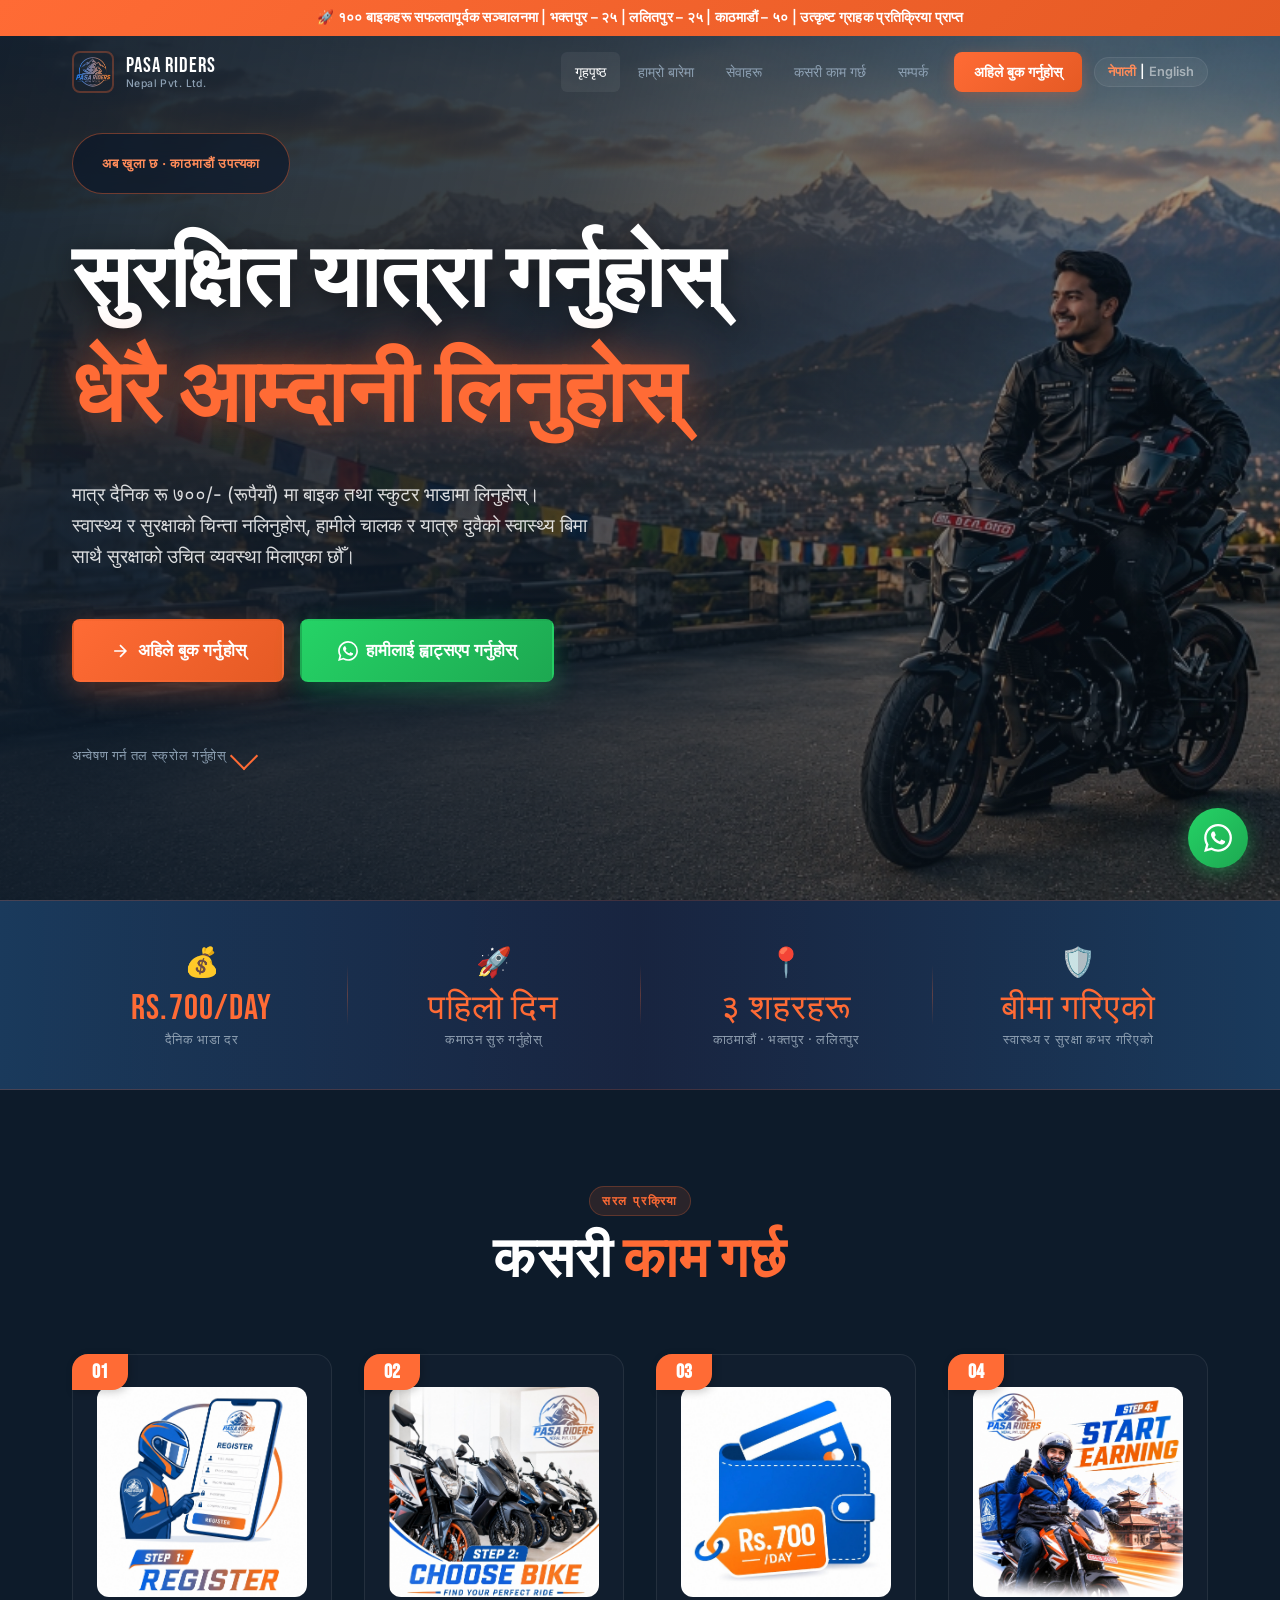
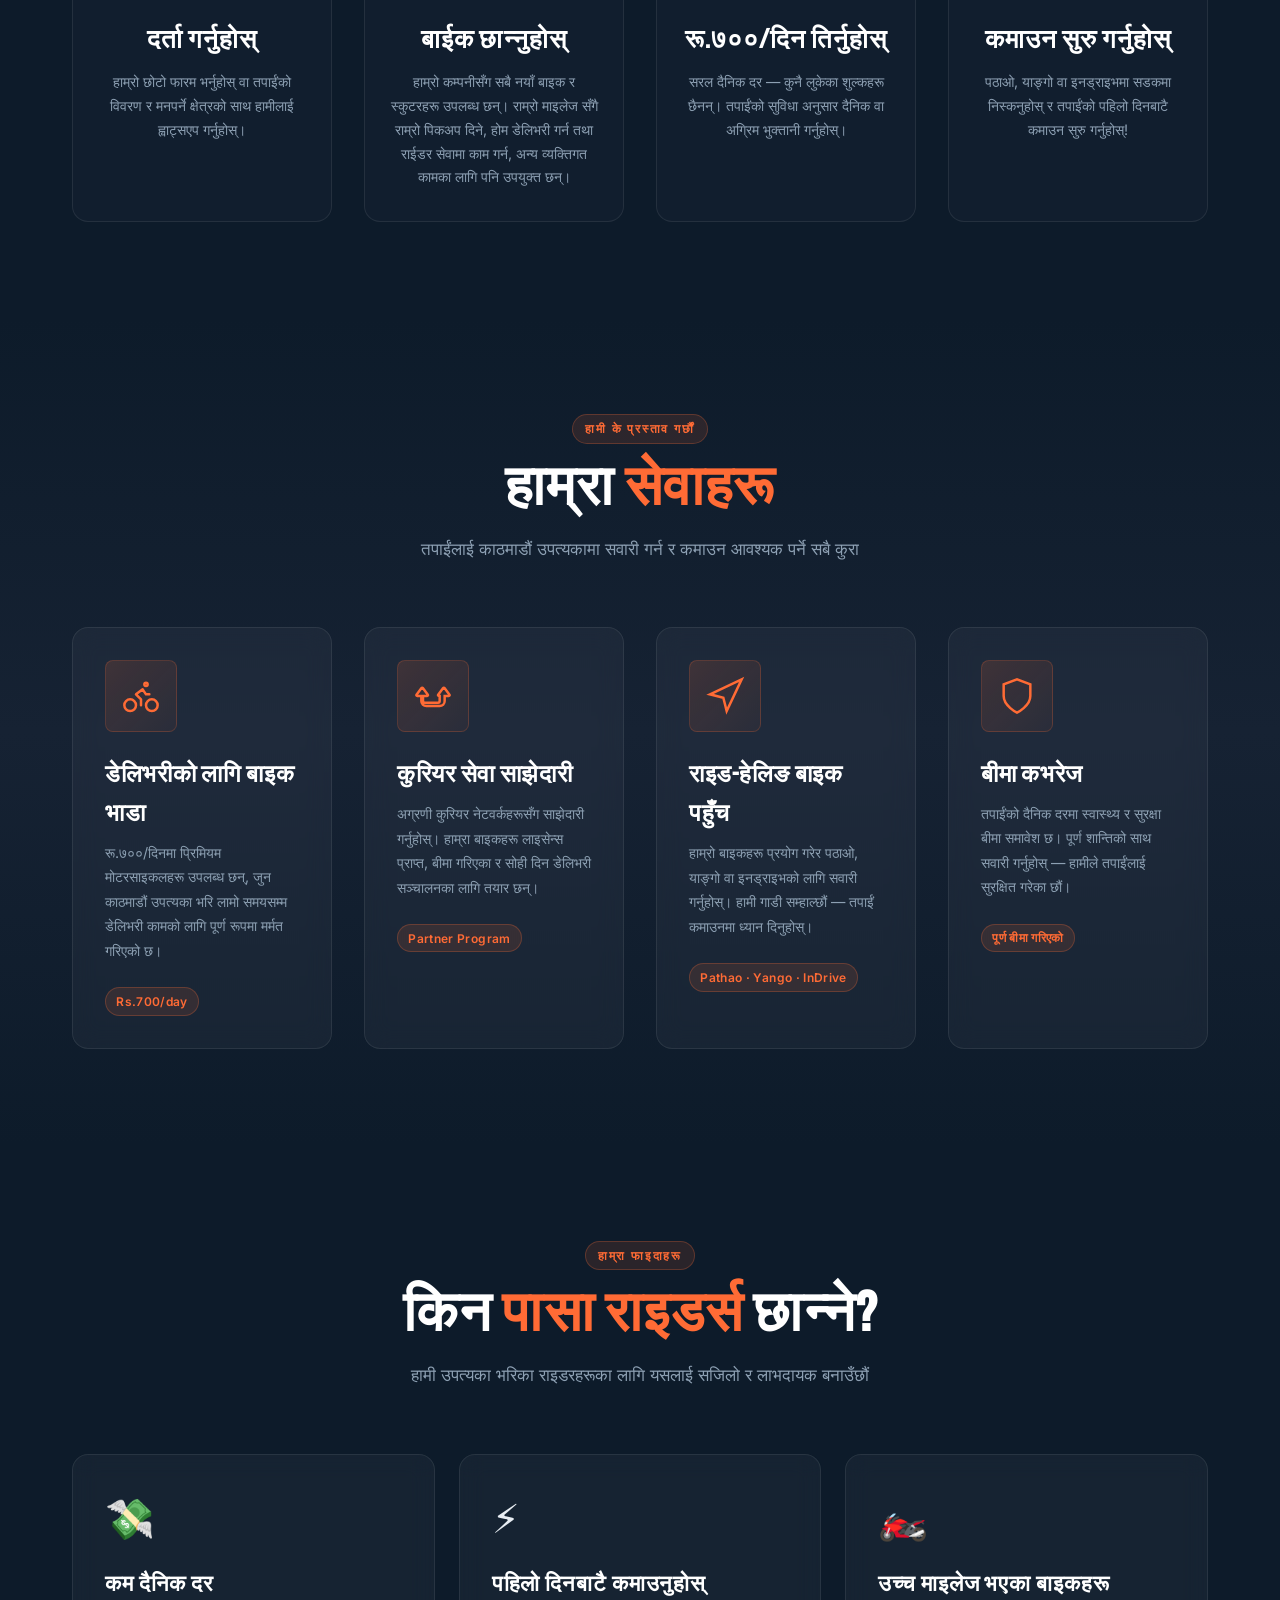
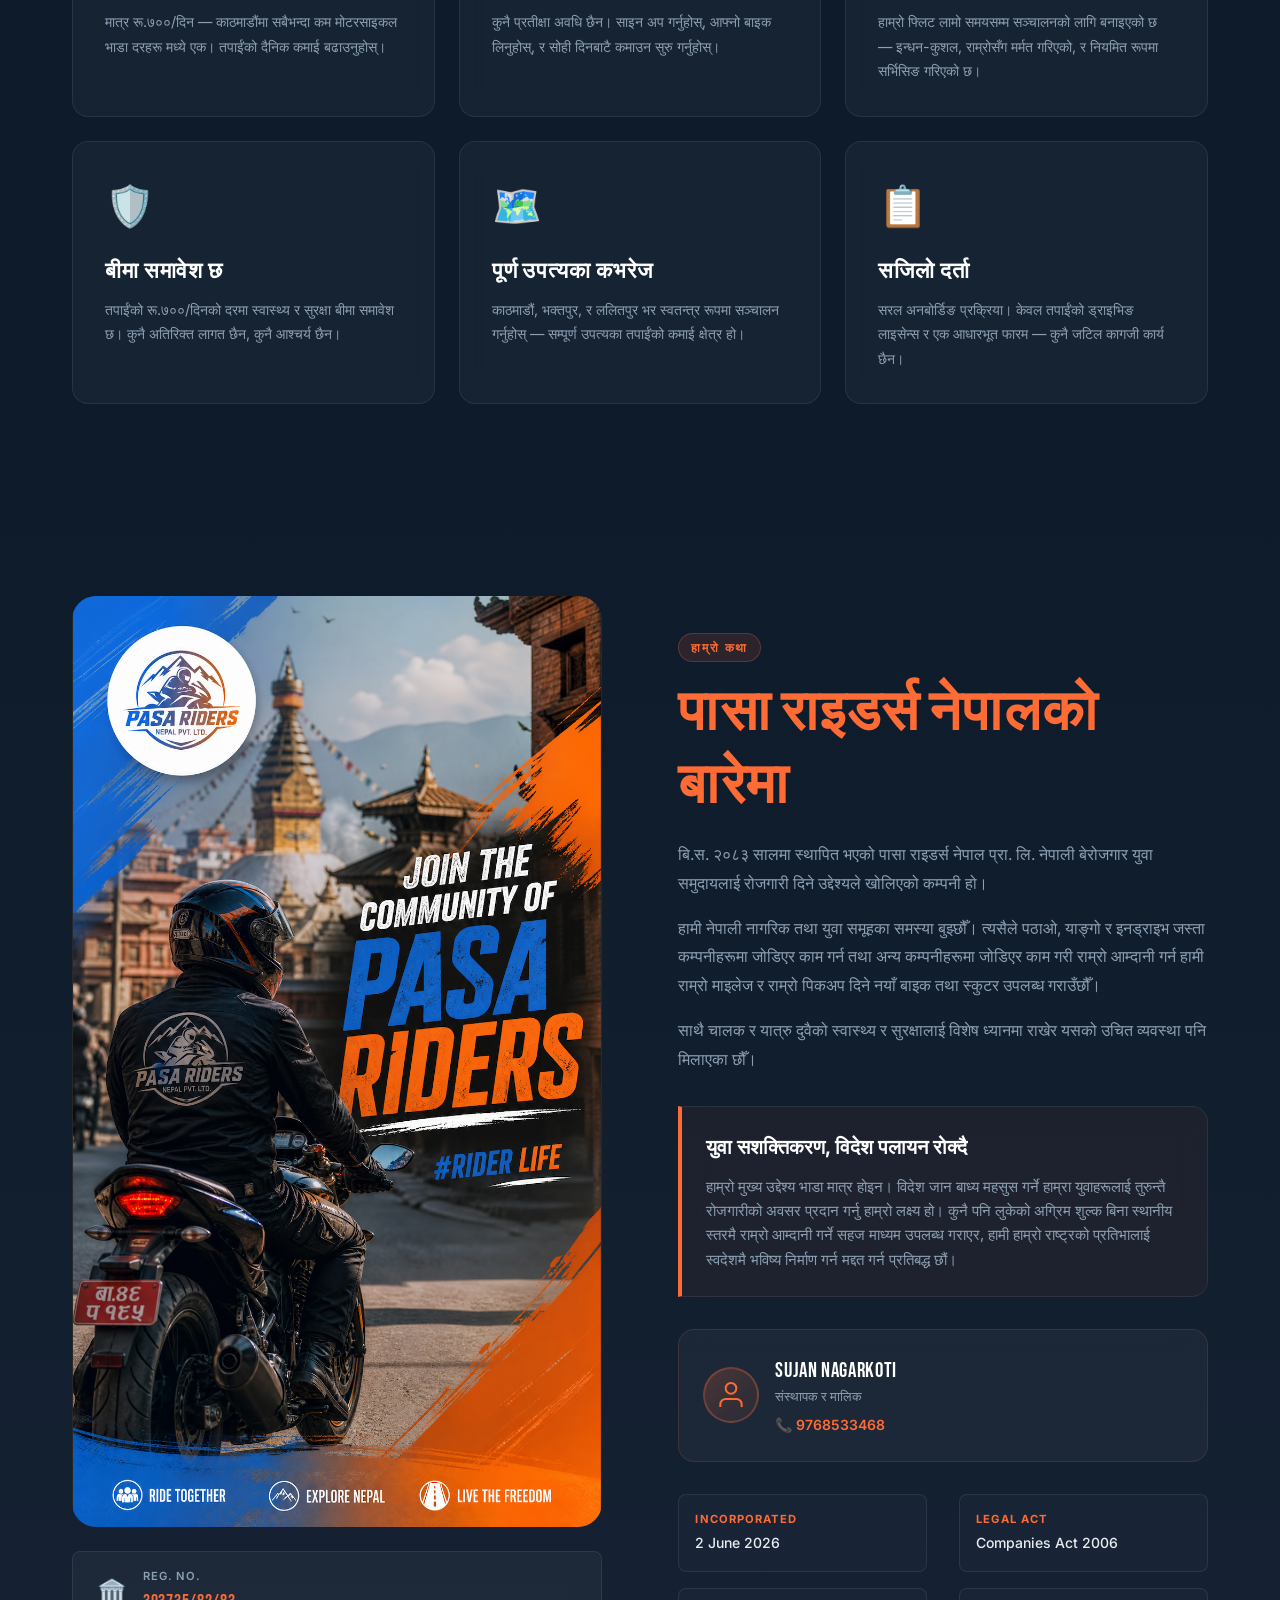
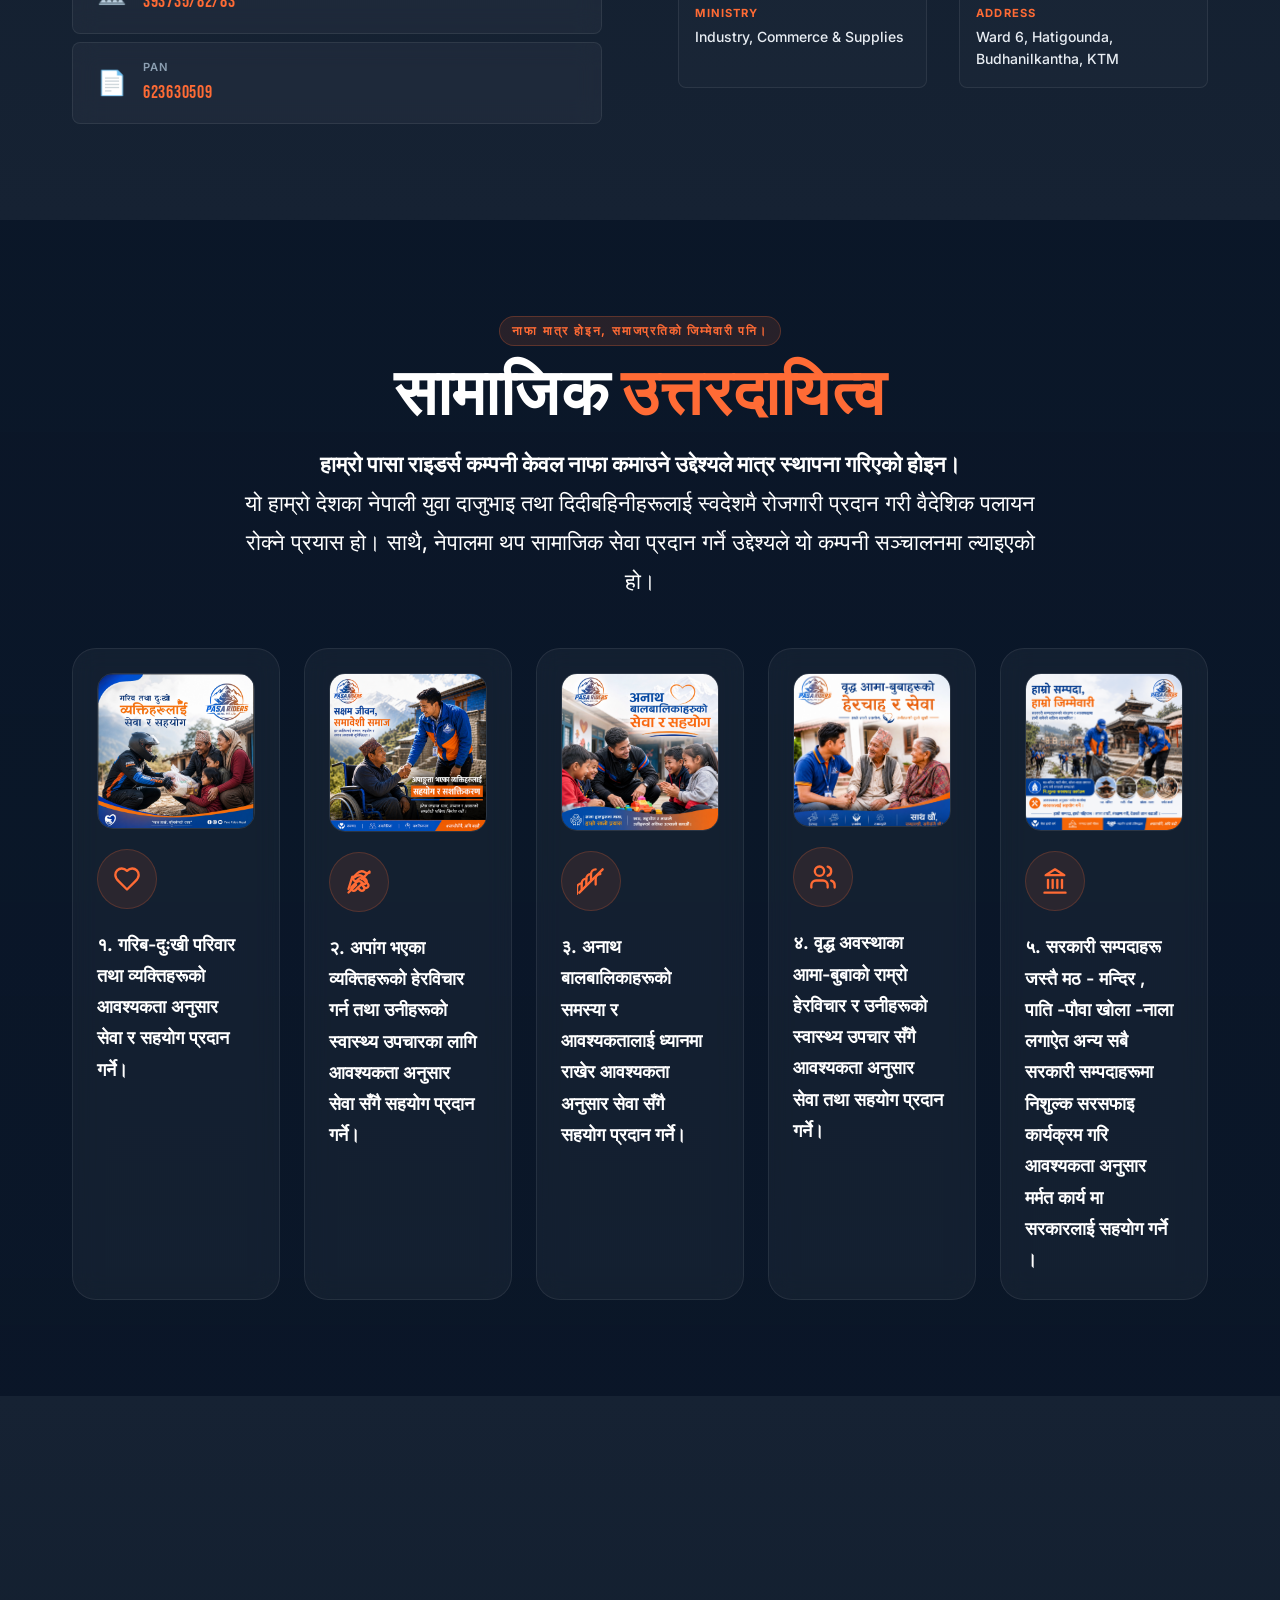
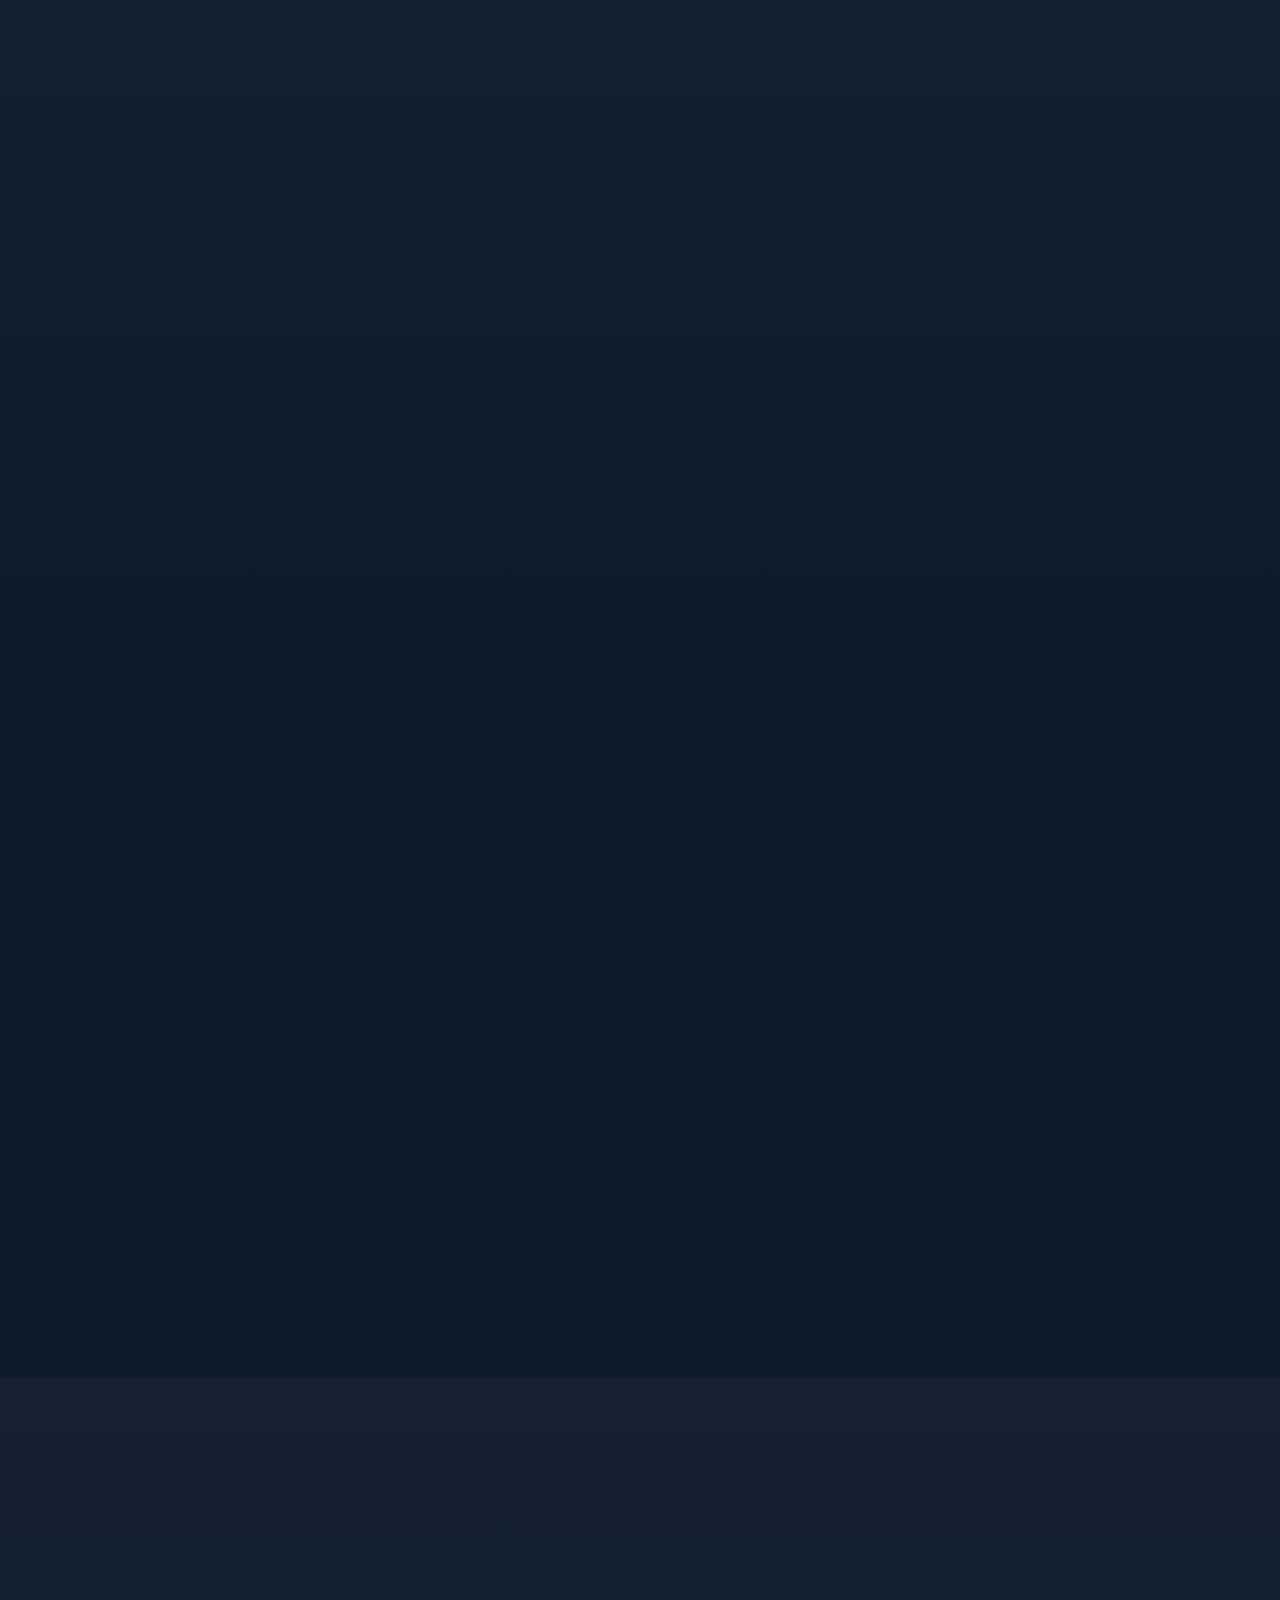
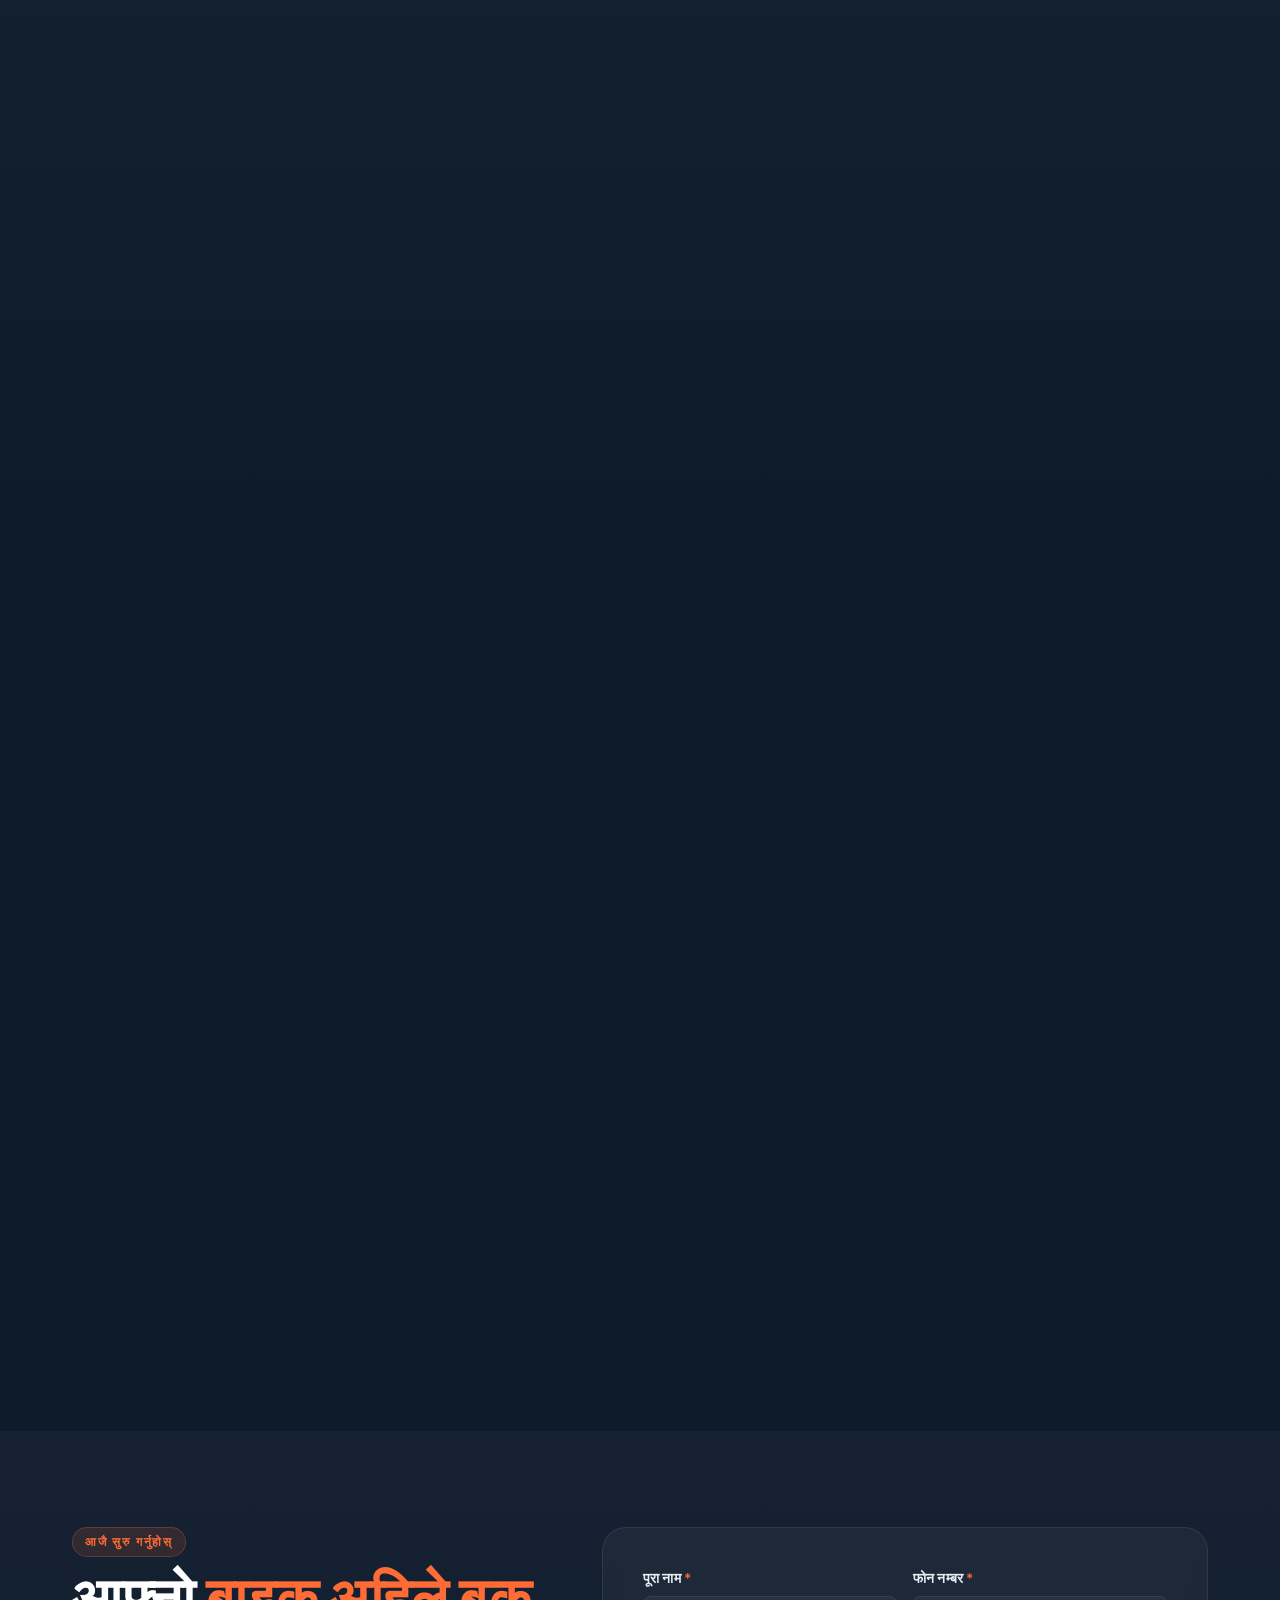
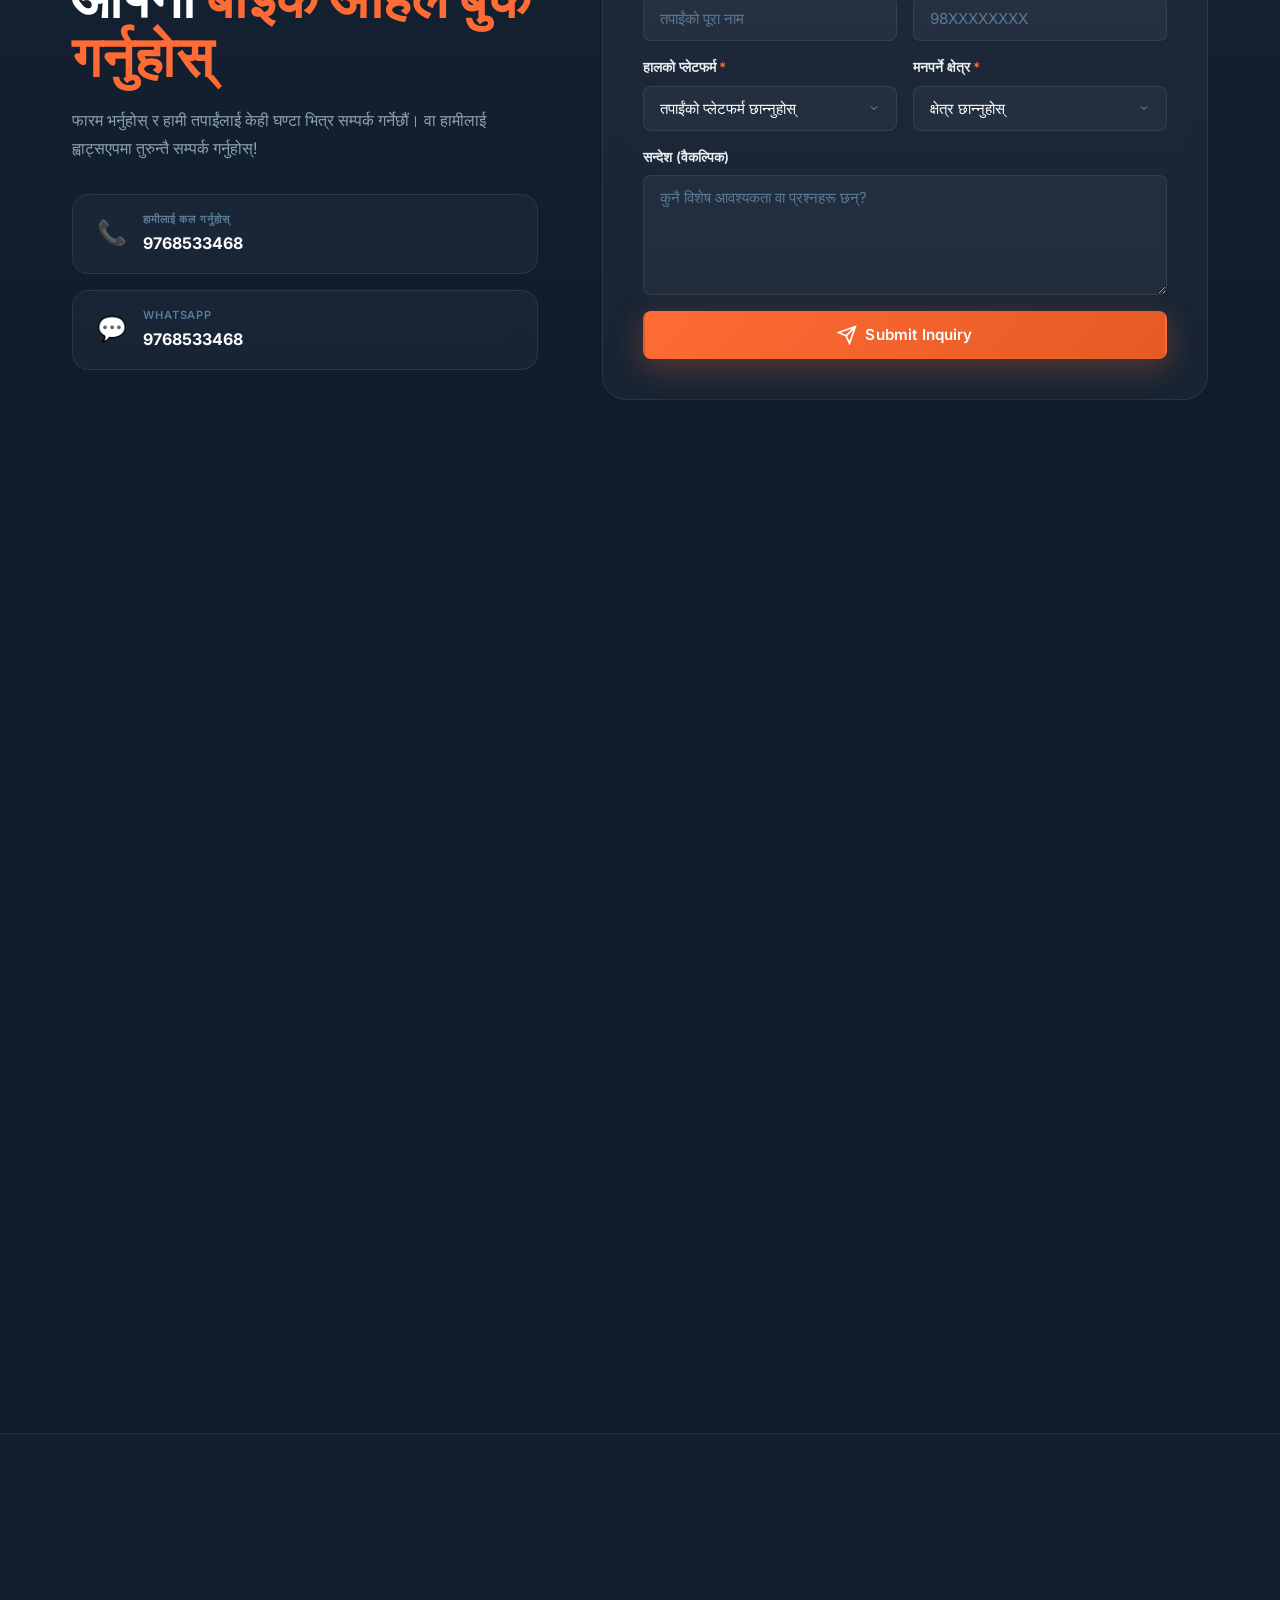
<file: index.html>
<!DOCTYPE html>
<html lang="en">

<head>
  <meta charset="UTF-8" />
  <meta name="viewport" content="width=device-width, initial-scale=1.0" />
  <meta http-equiv="X-UA-Compatible" content="IE=edge" />

  <!-- Primary SEO -->
  <title>Pasa Riders Nepal - Bike Rental in Kathmandu | Travel Safely, Earn More Income</title>
  <meta name="description"
    content="Pasa Riders Nepal Pvt. Ltd. offers premium motorcycle rentals in Kathmandu at just Rs.700/day. Ideal for Pathao, Yango & InDrive riders. Health & safety insurance included. Start earning from Day 1!" />
  <meta name="keywords"
    content="bike rental Kathmandu, motorcycle rental Nepal, Pathao bike rental, Yango bike rental, InDrive bike rental, earn money riding Nepal, daily bike hire Kathmandu, Bhaktapur bike rental, Lalitpur motorcycle rental, Pasa Riders Nepal" />
  <meta name="author" content="Pasa Riders Nepal Pvt. Ltd." />
  <meta name="robots" content="index, follow" />
  <link rel="canonical" href="https://pasariders.com.np/" />

  <!-- Open Graph / Facebook -->
  <meta property="og:type" content="website" />
  <meta property="og:url" content="https://pasariders.com.np/" />
  <meta property="og:title" content="Pasa Riders Nepal - Bike Rental in Kathmandu | Travel Safely, Earn More Income" />
  <meta property="og:description"
    content="Rent a motorcycle in Kathmandu for only Rs.700/day. Perfect for Pathao, Yango & InDrive riders. Insurance included. Start earning from Day 1!" />
  <meta property="og:image" content="assets/hero.jpg" />
  <meta property="og:locale" content="en_NP" />
  <meta property="og:site_name" content="Pasa Riders Nepal" />

  <!-- Twitter Card -->
  <meta name="twitter:card" content="summary_large_image" />
  <meta name="twitter:title" content="Pasa Riders Nepal - Bike Rental Kathmandu" />
  <meta name="twitter:description"
    content="Rs.700/day motorcycle rental in Kathmandu. Health & safety insurance included. Pathao, Yango, InDrive riders welcome!" />
  <meta name="twitter:image" content="assets/hero.png" />

  <!-- Google Fonts -->
  <link rel="preconnect" href="https://fonts.googleapis.com" />
  <link rel="preconnect" href="https://fonts.gstatic.com" crossorigin />
  <link
    href="https://fonts.googleapis.com/css2?family=Bebas+Neue&family=Inter:wght@300;400;500;600;700;800&display=swap"
    rel="stylesheet" />

  <!-- Favicon -->
  <link rel="icon" type="image/png" href="assets/logo.png" />

  <!-- Stylesheet -->
  <link rel="stylesheet" href="style.css" />

  <!-- JSON-LD Schema: LocalBusiness -->
  <script type="application/ld+json">
  {
    "@context": "https://schema.org",
    "@type": "LocalBusiness",
    "@id": "https://pasariders.com.np/",
    "name": "Pasa Riders Nepal Pvt. Ltd.",
    "alternateName": "Pasa Riders Nepal",
    "description": "Motorcycle rental company in Kathmandu offering bikes at Rs.700/day for Pathao, Yango and InDrive riders. Health and safety insurance included.",
    "url": "https://pasariders.com.np/",
    "logo": "https://pasariders.com.np/assets/logo.png",
    "image": "https://pasariders.com.np/assets/hero.jpg",
    "telephone": "+9779768533468",
    "priceRange": "Rs.700/day",
    "currenciesAccepted": "NPR",
    "paymentAccepted": "Cash, Online Transfer",
    "foundingDate": "2026-06-02",
    "taxID": "623630509",
    "identifier": "393735/82/83",
    "slogan": "Travel Safely, Earn More Income",
    "address": {
      "@type": "PostalAddress",
      "streetAddress": "Ward No. 6, Hatigounda",
      "addressLocality": "Budhanilkantha Municipality",
      "addressRegion": "Kathmandu",
      "addressCountry": "NP"
    },
    "geo": {
      "@type": "GeoCoordinates",
      "latitude": "27.7972",
      "longitude": "85.3240"
    },
    "areaServed": [
      { "@type": "City", "name": "Kathmandu" },
      { "@type": "City", "name": "Bhaktapur" },
      { "@type": "City", "name": "Lalitpur" }
    ],
    "serviceType": [
      "Motorcycle Rental",
      "Courier Service Partnership",
      "Ride-hailing Bike Access",
      "Insurance Coverage"
    ],
    "openingHoursSpecification": {
      "@type": "OpeningHoursSpecification",
      "dayOfWeek": ["Monday","Tuesday","Wednesday","Thursday","Friday","Saturday","Sunday"],
      "opens": "06:00",
      "closes": "20:00"
    },
    "contactPoint": {
      "@type": "ContactPoint",
      "telephone": "+9779768533468",
      "contactType": "customer service",
      "availableLanguage": ["Nepali", "English"]
    }
  }
  </script>
</head>

<body>
  <!-- ===== ANNOUNCEMENT BAR ===== -->
  <div class="announcement-bar">
    <div class="container announcement-bar__inner">
      <span class="lang-text"
        data-en="🚀 100 Bikes Successfully Operating | Bhaktapur – 25 | Lalitpur – 25 | Kathmandu – 50 | Excellent Customer Response Received"
        data-ne="🚀 १०० बाइकहरू सफलतापूर्वक सञ्चालनमा | भक्तपुर – २५ | ललितपुर – २५ | काठमाडौं – ५० | उत्कृष्ट ग्राहक प्रतिक्रिया प्राप्त">
        🚀 100 Bikes Successfully Operating | Bhaktapur – 25 | Lalitpur – 25 | Kathmandu – 50 | Excellent Customer
        Response Received
      </span>
    </div>
  </div>

  <!-- ===== FLOATING WHATSAPP BUTTON ===== -->
  <a href="https://wa.me/9779768533468?text=Hi%2C%20I%27m%20interested%20in%20renting%20a%20bike%20from%20Pasa%20Riders%20Nepal!"
    class="whatsapp-float" target="_blank" rel="noopener noreferrer" aria-label="Chat on WhatsApp">
    <svg xmlns="http://www.w3.org/2000/svg" viewBox="0 0 24 24" fill="currentColor" width="28" height="28"
      aria-hidden="true">
      <path
        d="M17.472 14.382c-.297-.149-1.758-.867-2.03-.967-.273-.099-.471-.148-.67.15-.197.297-.767.966-.94 1.164-.173.199-.347.223-.644.075-.297-.15-1.255-.463-2.39-1.475-.883-.788-1.48-1.761-1.653-2.059-.173-.297-.018-.458.13-.606.134-.133.298-.347.446-.52.149-.174.198-.298.298-.497.099-.198.05-.371-.025-.52-.075-.149-.669-1.612-.916-2.207-.242-.579-.487-.5-.669-.51-.173-.008-.371-.01-.57-.01-.198 0-.52.074-.792.372-.272.297-1.04 1.016-1.04 2.479 0 1.462 1.065 2.875 1.213 3.074.149.198 2.096 3.2 5.077 4.487.709.306 1.262.489 1.694.625.712.227 1.36.195 1.871.118.571-.085 1.758-.719 2.006-1.413.248-.694.248-1.289.173-1.413-.074-.124-.272-.198-.57-.347m-5.421 7.403h-.004a9.87 9.87 0 01-5.031-1.378l-.361-.214-3.741.982.998-3.648-.235-.374a9.86 9.86 0 01-1.51-5.26c.001-5.45 4.436-9.884 9.888-9.884 2.64 0 5.122 1.03 6.988 2.898a9.825 9.825 0 012.893 6.994c-.003 5.45-4.437 9.884-9.885 9.884m8.413-18.297A11.815 11.815 0 0012.05 0C5.495 0 .16 5.335.157 11.892c0 2.096.547 4.142 1.588 5.945L.057 24l6.305-1.654a11.882 11.882 0 005.683 1.448h.005c6.554 0 11.89-5.335 11.893-11.893a11.821 11.821 0 00-3.48-8.413Z" />
    </svg>
    <span class="whatsapp-tooltip">WhatsApp Us</span>
  </a>

  <!-- ===== HEADER / NAV ===== -->
  <header class="header" id="header" role="banner">
    <nav class="nav container" aria-label="Main navigation">
      <a href="#home" class="nav__logo" aria-label="Pasa Riders Nepal Home">
        <img src="assets/logo.png" alt="Pasa Riders Nepal Logo" width="48" height="48" loading="eager"
          fetchpriority="high" />
        <span class="nav__logo-text">
          <span class="nav__brand">Pasa Riders</span>
          <span class="nav__sub">Nepal Pvt. Ltd.</span>
        </span>
      </a>

      <button class="nav__toggle" id="navToggle" aria-label="Toggle navigation menu" aria-expanded="false"
        aria-controls="navMenu">
        <span class="hamburger"></span>
        <span class="hamburger"></span>
        <span class="hamburger"></span>
      </button>

      <ul class="nav__menu" id="navMenu" role="list">
        <li><a href="#home" class="nav__link active">Home</a></li>
        <li><a href="#about" class="nav__link">About</a></li>
        <li><a href="#services" class="nav__link">Services</a></li>
        <li><a href="#how-it-works" class="nav__link">How It Works</a></li>
        <li><a href="#contact" class="nav__link">Contact</a></li>
        <li>
          <a href="https://wa.me/9779768533468?text=Hi%2C%20I%27m%20interested%20in%20renting%20a%20bike!"
            class="nav__cta" target="_blank" rel="noopener noreferrer">
            <span class="lang-text" data-en="Book Now" data-ne="अहिले बुक गर्नुहोस्">Book Now</span>
          </a>
        </li>
        <li class="lang-switch-wrapper">
          <button id="langToggle" class="lang-toggle" aria-label="Toggle Language">
            <span class="lang-ne">नेपाली</span> | <span class="lang-en active">English</span>
          </button>
        </li>
      </ul>
    </nav>
  </header>

  <main>
    <!-- ===== HERO SECTION ===== -->
    <section class="hero" id="home" aria-label="Hero">
      <div class="hero__bg" role="img" aria-label="Motorcycle rider in Kathmandu"></div>
      <div class="hero__overlay" aria-hidden="true"></div>
      <div class="hero__particles" aria-hidden="true" id="particles"></div>

      <div class="hero__content container">
        <div class="hero__badge hero__badge--large reveal glass">
          <div class="lang-text"
            data-en="<span class='badge-dot' aria-hidden='true'></span><strong>Now Open · Kathmandu Valley</strong>"
            data-ne="<span class='badge-dot' aria-hidden='true'></span><strong>अब खुला छ · काठमाडौं उपत्यका</strong>">
            <span class="badge-dot" aria-hidden="true"></span>
            <strong>Now Open · Kathmandu Valley</strong>
          </div>
        </div>
        <h1 class="hero__headline reveal lang-text" data-en="Travel Safely<br />
          <span class='highlight'>Earn More Income</span>" data-ne="सुरक्षित यात्रा गर्नुहोस्<br />
          <span class='highlight'>धेरै आम्दानी लिनुहोस्</span>">
          Travel Safely<br />
          <span class="highlight">Earn More Income</span>
        </h1>
        <p class="hero__sub reveal lang-text" style="line-height: 1.6;"
          data-en="Rent a bike or scooter for only Rs. 700 per day.<br class='hide-mobile' />
          Do not worry about health and safety; we have arranged proper health insurance and safety measures for both riders and passengers."
          data-ne="मात्र दैनिक रू ७००/- (रूपैयाँ) मा बाइक तथा स्कुटर भाडामा लिनुहोस्।<br class='hide-mobile' />
          स्वास्थ्य र सुरक्षाको चिन्ता नलिनुहोस्, हामीले चालक र यात्रु दुवैको स्वास्थ्य बिमा साथै सुरक्षाको उचित व्यवस्था मिलाएका छौँ।">
          Rent a bike or scooter for only Rs. 700 per day.<br class="hide-mobile" />
          Do not worry about health and safety; we have arranged proper health insurance and safety measures for both
          riders and passengers.
        </p>
        <div class="hero__actions reveal">
          <a href="#inquiry" class="btn btn--primary btn--lg">
            <svg xmlns="http://www.w3.org/2000/svg" width="20" height="20" viewBox="0 0 24 24" fill="none"
              stroke="currentColor" stroke-width="2" aria-hidden="true">
              <path d="M5 12h14M12 5l7 7-7 7" />
            </svg>
            Book Now
          </a>
          <a href="https://wa.me/9779768533468?text=Hi%2C%20I%20want%20to%20rent%20a%20bike!"
            class="btn btn--whatsapp btn--lg" target="_blank" rel="noopener noreferrer">
            <svg xmlns="http://www.w3.org/2000/svg" viewBox="0 0 24 24" fill="currentColor" width="20" height="20"
              aria-hidden="true">
              <path
                d="M17.472 14.382c-.297-.149-1.758-.867-2.03-.967-.273-.099-.471-.148-.67.15-.197.297-.767.966-.94 1.164-.173.199-.347.223-.644.075-.297-.15-1.255-.463-2.39-1.475-.883-.788-1.48-1.761-1.653-2.059-.173-.297-.018-.458.13-.606.134-.133.298-.347.446-.52.149-.174.198-.298.298-.497.099-.198.05-.371-.025-.52-.075-.149-.669-1.612-.916-2.207-.242-.579-.487-.5-.669-.51-.173-.008-.371-.01-.57-.01-.198 0-.52.074-.792.372-.272.297-1.04 1.016-1.04 2.479 0 1.462 1.065 2.875 1.213 3.074.149.198 2.096 3.2 5.077 4.487.709.306 1.262.489 1.694.625.712.227 1.36.195 1.871.118.571-.085 1.758-.719 2.006-1.413.248-.694.248-1.289.173-1.413-.074-.124-.272-.198-.57-.347m-5.421 7.403h-.004a9.87 9.87 0 01-5.031-1.378l-.361-.214-3.741.982.998-3.648-.235-.374a9.86 9.86 0 01-1.51-5.26c.001-5.45 4.436-9.884 9.888-9.884 2.64 0 5.122 1.03 6.988 2.898a9.825 9.825 0 012.893 6.994c-.003 5.45-4.437 9.884-9.885 9.884m8.413-18.297A11.815 11.815 0 0012.05 0C5.495 0 .16 5.335.157 11.892c0 2.096.547 4.142 1.588 5.945L.057 24l6.305-1.654a11.882 11.882 0 005.683 1.448h.005c6.554 0 11.89-5.335 11.893-11.893a11.821 11.821 0 00-3.48-8.413Z" />
            </svg>
            WhatsApp Us
          </a>
        </div>
        <div class="hero__scroll-hint reveal" aria-hidden="true">
          <span>Scroll to explore</span>
          <div class="scroll-arrow"></div>
        </div>
      </div>
    </section>

    <!-- ===== STATS BAR ===== -->
    <section class="stats-bar" aria-label="Key statistics">
      <div class="container stats-bar__grid">
        <div class="stat-item">
          <div class="stat-item__icon" aria-hidden="true">💰</div>
          <div class="stat-item__value" data-count="700" data-prefix="Rs." data-suffix="/day">Rs.0/day</div>
          <div class="stat-item__label">Daily Rental Rate</div>
        </div>
        <div class="stat-divider" aria-hidden="true"></div>
        <div class="stat-item">
          <div class="stat-item__icon" aria-hidden="true">🚀</div>
          <div class="stat-item__value">Day 1</div>
          <div class="stat-item__label">Start Earning</div>
        </div>
        <div class="stat-divider" aria-hidden="true"></div>
        <div class="stat-item">
          <div class="stat-item__icon" aria-hidden="true">📍</div>
          <div class="stat-item__value">3 Cities</div>
          <div class="stat-item__label">Kathmandu · Bhaktapur · Lalitpur</div>
        </div>
        <div class="stat-divider" aria-hidden="true"></div>
        <div class="stat-item">
          <div class="stat-item__icon" aria-hidden="true">🛡️</div>
          <div class="stat-item__value">Insured</div>
          <div class="stat-item__label">Health &amp; Safety Covered</div>
        </div>
      </div>
    </section>

    <!-- ===== HOW IT WORKS ===== -->
    <section class="how-it-works section" id="how-it-works" aria-labelledby="hiw-title">
      <div class="container">
        <div class="section-header reveal">
          <span class="section-tag">Simple Process</span>
          <h2 class="section-title" id="hiw-title">How It <span class="highlight">Works</span></h2>

        </div>

        <div class="steps-grid">
          <article class="step-card reveal" aria-label="Step 1: Register">
            <div class="step-card__number" aria-hidden="true">01</div>
            <img src="assets/step_1.png" alt="Register" class="step-card__img" loading="lazy">
            <h3 class="step-card__title">Register</h3>
            <p class="step-card__desc">Fill our quick inquiry form or WhatsApp us with your details and preferred area.
            </p>
            <div class="step-connector" aria-hidden="true"></div>
          </article>

          <article class="step-card reveal" aria-label="Step 2: Choose Bike">
            <div class="step-card__number">02</div>
            <img src="assets/step_2.jpg" alt="Choose Bike" class="step-card__img" loading="lazy">
            <h3 class="step-card__title lang-text" data-en="Choose Bike" data-ne="बाईक छान्नुहोस्">Choose Bike</h3>
            <p class="step-card__desc lang-text"
              data-en="All new bikes and scooters are available with our company. Offering good mileage along with good pickup, they are suitable for home delivery, working in rider services, and also for other personal work."
              data-ne="हाम्रो कम्पनीसँग सबै नयाँ बाइक र स्कुटरहरू उपलब्ध छन्। राम्रो माइलेज सँगै राम्रो पिकअप दिने, होम डेलिभरी गर्न तथा राईडर सेवामा काम गर्न, अन्य व्यक्तिगत कामका लागि पनि उपयुक्त छन्।">
              All new bikes and scooters are available with our company. Offering good mileage along with good pickup,
              they are suitable for home delivery, working in rider services, and also for other personal work.</p>
            <div class="step-connector" aria-hidden="true"></div>
          </article>

          <article class="step-card reveal" aria-label="Step 3: Pay Rs.700/day">
            <div class="step-card__number" aria-hidden="true">03</div>
            <img src="assets/step_3.jpg" alt="Pay Rs.700/day" class="step-card__img" loading="lazy">
            <h3 class="step-card__title">Pay Rs.700/day</h3>
            <p class="step-card__desc">Simple daily rate — no hidden fees. Pay daily or in advance as per your
              convenience.</p>
            <div class="step-connector" aria-hidden="true"></div>
          </article>

          <article class="step-card reveal" aria-label="Step 4: Start Earning">
            <div class="step-card__number">04</div>
            <img src="assets/step_4.jpg" alt="Start Earning" class="step-card__img" loading="lazy">
            <h3 class="step-card__title lang-text" data-en="Start Earning" data-ne="कमाउन सुरु गर्नुहोस्">Start Earning
            </h3>
            <p class="step-card__desc lang-text"
              data-en="Start earning from the very first day by doing Pathao, Yango, InDrive, and other work."
              data-ne="पठाओ, याङ्गो, इनड्राइभ तथा अन्य काम गरेर पहिलो दिनदेखि नै कमाई सुरु गर्नुहोस्।">
              Start earning from the very first day by doing Pathao, Yango, InDrive, and other work.</p>
          </article>
        </div>
      </div>
    </section>

    <!-- ===== SERVICES SECTION ===== -->
    <section class="services section" id="services" aria-labelledby="services-title">
      <div class="container">
        <div class="section-header reveal">
          <span class="section-tag">What We Offer</span>
          <h2 class="section-title" id="services-title">Our <span class="highlight">Services</span></h2>
          <p class="section-desc">Everything you need to ride and earn in Kathmandu Valley</p>
        </div>

        <div class="services-grid">
          <article class="service-card glass reveal">
            <div class="service-card__icon" aria-hidden="true">
              <svg xmlns="http://www.w3.org/2000/svg" width="40" height="40" viewBox="0 0 24 24" fill="none"
                stroke="currentColor" stroke-width="1.5" stroke-linecap="round" stroke-linejoin="round">
                <circle cx="5.5" cy="17.5" r="3.5" />
                <circle cx="18.5" cy="17.5" r="3.5" />
                <path d="M15 6a1 1 0 1 0 0-2 1 1 0 0 0 0 2zm-3 11.5V14l-3-3 4-3 2 3h2" />
              </svg>
            </div>
            <h3 class="service-card__title">Bike Rental for Delivery</h3>
            <p class="service-card__desc">Premium motorcycles available at Rs.700/day, perfectly maintained for
              long-hour delivery work across Kathmandu Valley.</p>
            <div class="service-card__badge">Rs.700/day</div>
          </article>

          <article class="service-card glass reveal">
            <div class="service-card__icon" aria-hidden="true">
              <svg xmlns="http://www.w3.org/2000/svg" width="40" height="40" viewBox="0 0 24 24" fill="none"
                stroke="currentColor" stroke-width="1.5">
                <path
                  d="M5 12H2.5a.5.5 0 0 1-.4-.8l3-4a.5.5 0 0 1 .8 0l3 4a.5.5 0 0 1-.4.8H6v3a1 1 0 0 0 1 1h8a1 1 0 0 0 1-1v-3h-.5a.5.5 0 0 1-.4-.8l3-4a.5.5 0 0 1 .8 0l3 4a.5.5 0 0 1-.4.8H19v3a3 3 0 0 1-3 3H8a3 3 0 0 1-3-3v-3z" />
              </svg>
            </div>
            <h3 class="service-card__title">Courier Service Partnership</h3>
            <p class="service-card__desc">Partner with leading courier networks. Our bikes are licensed, insured and
              ready for same-day delivery operations.</p>
            <div class="service-card__badge">Partner Program</div>
          </article>

          <article class="service-card glass reveal">
            <div class="service-card__icon" aria-hidden="true">
              <svg xmlns="http://www.w3.org/2000/svg" width="40" height="40" viewBox="0 0 24 24" fill="none"
                stroke="currentColor" stroke-width="1.5">
                <path d="M3 11l19-9-9 19-2-8-8-2z" />
              </svg>
            </div>
            <h3 class="service-card__title">Ride-hailing Bike Access</h3>
            <p class="service-card__desc">Ride for Pathao, Yango, or InDrive using our bikes. We handle the vehicle —
              you focus on earning.</p>
            <div class="service-card__badge">Pathao · Yango · InDrive</div>
          </article>

          <article class="service-card glass reveal">
            <div class="service-card__icon" aria-hidden="true">
              <svg xmlns="http://www.w3.org/2000/svg" width="40" height="40" viewBox="0 0 24 24" fill="none"
                stroke="currentColor" stroke-width="1.5">
                <path d="M12 22s8-4 8-10V5l-8-3-8 3v7c0 6 8 10 8 10z" />
              </svg>
            </div>
            <h3 class="service-card__title">Insurance Coverage</h3>
            <p class="service-card__desc">Health &amp; safety insurance included in your daily rate. Ride with total
              peace of mind — we've got you covered.</p>
            <div class="service-card__badge">Fully Insured</div>
          </article>
        </div>
      </div>
    </section>

    <!-- ===== WHY CHOOSE US ===== -->
    <section class="why-us section" id="why-us" aria-labelledby="why-title">
      <div class="container">
        <div class="section-header reveal">
          <span class="section-tag">Our Advantages</span>
          <h2 class="section-title" id="why-title">Why Choose <span class="highlight">Pasa Riders?</span></h2>
          <p class="section-desc">We make it easy and profitable for riders across the valley</p>
        </div>

        <div class="why-grid">
          <div class="why-card glass reveal">
            <div class="why-card__icon" aria-hidden="true">💸</div>
            <h3 class="why-card__title">Low Daily Rate</h3>
            <p class="why-card__desc">Just Rs.700/day — one of the lowest motorcycle rental rates in Kathmandu. Maximize
              your daily take-home.</p>
          </div>
          <div class="why-card glass reveal">
            <div class="why-card__icon" aria-hidden="true">⚡</div>
            <h3 class="why-card__title">Earn from Day 1</h3>
            <p class="why-card__desc">No waiting period. Sign up, pick your bike, and hit the road earning on the very
              same day.</p>
          </div>
          <div class="why-card glass reveal">
            <div class="why-card__icon" aria-hidden="true">🏍️</div>
            <h3 class="why-card__title">High Mileage Bikes</h3>
            <p class="why-card__desc">Our fleet is built for long-hour operation — fuel-efficient, well-maintained, and
              serviced regularly.</p>
          </div>
          <div class="why-card glass reveal">
            <div class="why-card__icon" aria-hidden="true">🛡️</div>
            <h3 class="why-card__title">Insurance Included</h3>
            <p class="why-card__desc">Health and safety insurance is baked into your Rs.700/day rate. No extra costs, no
              surprises.</p>
          </div>
          <div class="why-card glass reveal">
            <div class="why-card__icon" aria-hidden="true">🗺️</div>
            <h3 class="why-card__title">Full Valley Coverage</h3>
            <p class="why-card__desc">Operate freely across Kathmandu, Bhaktapur, and Lalitpur — the entire valley is
              your earning zone.</p>
          </div>
          <div class="why-card glass reveal">
            <div class="why-card__icon" aria-hidden="true">📋</div>
            <h3 class="why-card__title">Easy Registration</h3>
            <p class="why-card__desc">Simple onboarding process. Just your driving licence and a basic form — no
              complicated paperwork.</p>
          </div>
        </div>
      </div>
    </section>

    <!-- ===== ABOUT SECTION ===== -->
    <section class="about section" id="about" aria-labelledby="about-title">
      <div class="container about__layout">
        <div class="about__visual reveal">
          <div class="about__img-wrap">
            <img src="assets/poster.jpg" alt="The more you ride, the more you earn" class="about__poster-img"
              loading="lazy" />
          </div>
          <div class="about__cert-cards">
            <div class="cert-mini glass">
              <div class="cert-mini__icon" aria-hidden="true">🏛️</div>
              <div>
                <div class="cert-mini__label">Reg. No.</div>
                <div class="cert-mini__value">393735/82/83</div>
              </div>
            </div>
            <div class="cert-mini glass">
              <div class="cert-mini__icon" aria-hidden="true">📄</div>
              <div>
                <div class="cert-mini__label">PAN</div>
                <div class="cert-mini__value">623630509</div>
              </div>
            </div>
          </div>
        </div>

        <div class="about__content reveal">
          <span class="section-tag lang-text" data-en="Our Story" data-ne="हाम्रो कथा">Our Story</span>
          <h2 class="section-title" id="about-title" style="line-height: 1.3;">
            <span class="highlight lang-text" style="display: block; margin-bottom: 0.2rem;"
              data-en="About Pasa Riders Nepal" data-ne="पासा राइडर्स नेपालको बारेमा">About Pasa Riders Nepal</span>
          </h2>
          <p class="about__text lang-text"
            data-en="Pasa Riders Nepal Pvt. Ltd., established in 2083 B.S., is a company opened with the purpose of providing employment to unemployed Nepali youth."
            data-ne="बि.स. २०८३ सालमा स्थापित भएको पासा राइडर्स नेपाल प्रा. लि. नेपाली बेरोजगार युवा समुदायलाई रोजगारी दिने उद्देश्यले खोलिएको कम्पनी हो।">
            Pasa Riders Nepal Pvt. Ltd., established in 2083 B.S., is a company opened with the purpose of providing
            employment to unemployed Nepali youth.
          </p>
          <p class="about__text lang-text"
            data-en="We understand the problems of Nepali citizens and youth groups. Therefore, to help them join and work with companies like Pathao, Yango, and InDrive, as well as other companies, and earn good income, we provide new bikes and scooters with good mileage and good pickup."
            data-ne="हामी नेपाली नागरिक तथा युवा समूहका समस्या बुझ्छौँ। त्यसैले पठाओ, याङ्गो र इनड्राइभ जस्ता कम्पनीहरूमा जोडिएर काम गर्न तथा अन्य कम्पनीहरूमा जोडिएर काम गरी राम्रो आम्दानी गर्न हामी राम्रो माइलेज र राम्रो पिकअप दिने नयाँ बाइक तथा स्कुटर उपलब्ध गराउँछौँ।">
            We understand the problems of Nepali citizens and youth groups. Therefore, to help them join and work with
            companies like Pathao, Yango, and InDrive, as well as other companies, and earn good income, we provide new
            bikes and scooters with good mileage and good pickup.
          </p>
          <p class="about__text lang-text"
            data-en="At the same time, we also give special attention to the health and safety of both riders and passengers and have made proper arrangements for it."
            data-ne="साथै चालक र यात्रु दुवैको स्वास्थ्य र सुरक्षालाई विशेष ध्यानमा राखेर यसको उचित व्यवस्था पनि मिलाएका छौँ।">
            At the same time, we also give special attention to the health and safety of both riders and passengers and
            have made proper arrangements for it.
          </p>
          <div class="about__mission glass">
            <h3 class="about__mission-title lang-text" data-en="Empowering Youth, Stopping Migration"
              data-ne="युवा सशक्तिकरण, विदेश पलायन रोक्दै">Empowering Youth, Stopping Migration</h3>
            <p class="about__mission-text lang-text"
              data-en="Our motive goes beyond rentals. We aim to provide immediate employment opportunities to our youth who feel forced to go abroad. By offering an accessible way to earn a decent living locally with zero upfront hidden costs, we are committed to retaining our nation's talent and helping them build a future at home."
              data-ne="हाम्रो मुख्य उद्देश्य भाडा मात्र होइन। विदेश जान बाध्य महसुस गर्ने हाम्रा युवाहरूलाई तुरुन्तै रोजगारीको अवसर प्रदान गर्नु हाम्रो लक्ष्य हो। कुनै पनि लुकेको अग्रिम शुल्क बिना स्थानीय स्तरमै राम्रो आम्दानी गर्ने सहज माध्यम उपलब्ध गराएर, हामी हाम्रो राष्ट्रको प्रतिभालाई स्वदेशमै भविष्य निर्माण गर्न मद्दत गर्न प्रतिबद्ध छौं।">
              Our motive goes beyond rentals. We aim to provide immediate employment opportunities to our youth who feel
              forced to go abroad. By offering an accessible way to earn a decent living locally with zero upfront
              hidden costs, we are committed to retaining our nation's talent and helping them build a future at home.
            </p>
          </div>

          <div class="about__owner glass">
            <div class="about__owner-avatar" aria-hidden="true">
              <svg xmlns="http://www.w3.org/2000/svg" width="32" height="32" viewBox="0 0 24 24" fill="none"
                stroke="currentColor" stroke-width="1.5">
                <path d="M20 21v-2a4 4 0 0 0-4-4H8a4 4 0 0 0-4 4v2" />
                <circle cx="12" cy="7" r="4" />
              </svg>
            </div>
            <div>
              <div class="about__owner-name">Sujan Nagarkoti</div>
              <div class="about__owner-role">Founder &amp; Owner</div>
              <a href="tel:+9779768533468" class="about__owner-phone">📞 9768533468</a>
            </div>
          </div>

          <div class="about__detail-grid">
            <div class="about__detail">
              <span class="about__detail-label">Incorporated</span>
              <span class="about__detail-value">2 June 2026</span>
            </div>
            <div class="about__detail">
              <span class="about__detail-label">Legal Act</span>
              <span class="about__detail-value">Companies Act 2006</span>
            </div>
            <div class="about__detail">
              <span class="about__detail-label">Ministry</span>
              <span class="about__detail-value">Industry, Commerce &amp; Supplies</span>
            </div>
            <div class="about__detail">
              <span class="about__detail-label">Address</span>
              <span class="about__detail-value">Ward 6, Hatigounda, Budhanilkantha, KTM</span>
            </div>
          </div>
        </div>
      </div>
    </section>

    <!-- ===== MISSION & SOCIAL RESPONSIBILITY ===== -->
    <section class="mission section" id="mission" aria-labelledby="mission-title"
      style="position:relative; overflow:hidden;">
      <div class="mission__bg"
        style="position:absolute; inset:0; background: linear-gradient(rgba(10, 22, 40, 0.85), rgba(10, 22, 40, 0.95)), url('https://images.unsplash.com/photo-1544620347-c4fd4a3d5957?auto=format&fit=crop&q=80&w=1200') center/cover no-repeat; z-index:-1;">
      </div>
      <div class="container">
        <div class="section-header reveal" style="max-width: 800px; margin: 0 auto 3rem; text-align: center;">
          <span class="section-tag lang-text" data-en="Not just profit, but responsibility towards society"
            data-ne="नाफा मात्र होइन, समाजप्रतिको जिम्मेवारी पनि।">Not just profit, but responsibility towards
            society</span>
          <h2 class="section-title" id="mission-title">
            <span class="lang-text" data-en="Social <span class='highlight'>Responsibility</span>"
              data-ne="सामाजिक <span class='highlight'>उत्तरदायित्व</span>">Social <span
                class="highlight">Responsibility</span></span>
          </h2>
          <p class="section-desc lang-text"
            data-en="<strong>Pasa Riders is not established solely for the purpose of making a profit.</strong><br/>It is an effort to stop the migration of our Nepali brothers and sisters by providing them with employment within our own country. In addition, this company was launched with the objective of providing further social services in Nepal."
            data-ne="<strong>हाम्रो पासा राइडर्स कम्पनी केवल नाफा कमाउने उद्देश्यले मात्र स्थापना गरिएको होइन।</strong><br/>यो हाम्रो देशका नेपाली युवा दाजुभाइ तथा दिदीबहिनीहरूलाई स्वदेशमै रोजगारी प्रदान गरी वैदेशिक पलायन रोक्ने प्रयास हो। साथै, नेपालमा थप सामाजिक सेवा प्रदान गर्ने उद्देश्यले यो कम्पनी सञ्चालनमा ल्याइएको हो।">
            <strong>Pasa Riders is not established solely for the purpose of making a profit.</strong><br />
            It is an effort to stop the migration of our Nepali brothers and sisters by providing them with employment
            within our own country. In addition, this company was launched with the objective of providing further
            social services in Nepal.
          </p>
        </div>

        <div class="mission-grid">
          <div class="mission-card glass reveal">
            <img src="assets/mission_1.png" alt="Mission 1" class="mission-card__img" loading="lazy">
            <div class="mission-card__icon" aria-hidden="true">
              <svg xmlns="http://www.w3.org/2000/svg" width="28" height="28" viewBox="0 0 24 24" fill="none"
                stroke="currentColor" stroke-width="2" stroke-linecap="round" stroke-linejoin="round">
                <path
                  d="M19 14c1.49-1.46 3-3.21 3-5.5A5.5 5.5 0 0 0 16.5 3c-1.76 0-3 .5-4.5 2-1.5-1.5-2.74-2-4.5-2A5.5 5.5 0 0 0 2 8.5c0 2.3 1.5 4.05 3 5.5l7 7Z" />
              </svg>
            </div>
            <p class="mission-card__text lang-text"
              data-en="<strong>1.</strong> Providing services and assistance according to the needs of poor and distressed families and individuals."
              data-ne="<strong>१.</strong> गरिब-दुःखी परिवार तथा व्यक्तिहरूको आवश्यकता अनुसार सेवा र सहयोग प्रदान गर्ने।">
              <strong>1.</strong> Providing services and assistance according to the needs of poor and distressed
              families and individuals.
            </p>
          </div>

          <div class="mission-card glass reveal">
            <img src="assets/mission_2.png" alt="Mission 2" class="mission-card__img" loading="lazy">
            <div class="mission-card__icon" aria-hidden="true">
              <svg xmlns="http://www.w3.org/2000/svg" width="28" height="28" viewBox="0 0 24 24" fill="none"
                stroke="currentColor" stroke-width="2" stroke-linecap="round" stroke-linejoin="round">
                <path d="m11 17 2 2a1 1 0 1 0 3-3" />
                <path
                  d="m14 14 2.5 2.5a1 1 0 1 0 3-3l-3.88-3.88a3 3 0 0 0-4.24 0l-.88.88a1 1 0 1 1-3-3l2.81-2.81a5.79 5.79 0 0 1 7.06-.87l.47.28a2 2 0 0 0 1.42.25L21 4" />
                <path d="m21 3-6.5 6.5" />
                <path d="M3 21l6.5-6.5" />
                <path
                  d="M14.5 13.5 9 19a1 1 0 1 1-3-3l3.88-3.88a3 3 0 0 1 4.24 0l.88.88a1 1 0 1 0 3-3l-2.81-2.81a5.79 5.79 0 0 0-7.06.87l-.47-.28a2 2 0 0 1-1.42-.25L3 18" />
              </svg>
            </div>
            <p class="mission-card__text lang-text"
              data-en="<strong>2.</strong> Taking care of people with disabilities and providing services along with assistance according to their health treatment and needs."
              data-ne="<strong>२.</strong> अपांग भएका व्यक्तिहरूको हेरविचार गर्न तथा उनीहरूको स्वास्थ्य उपचारका लागि आवश्यकता अनुसार सेवा सँगै सहयोग प्रदान गर्ने।">
              <strong>2.</strong> Taking care of people with disabilities and providing services along with assistance
              according to their health treatment and needs.
            </p>
          </div>

          <div class="mission-card glass reveal">
            <img src="assets/mission_3.png" alt="Mission 3" class="mission-card__img" loading="lazy">
            <div class="mission-card__icon" aria-hidden="true">
              <svg xmlns="http://www.w3.org/2000/svg" width="28" height="28" viewBox="0 0 24 24" fill="none"
                stroke="currentColor" stroke-width="2" stroke-linecap="round" stroke-linejoin="round">
                <path d="M2 22 22 2" />
                <path d="M16 2a4 4 0 0 0-4 4v5" />
                <path d="M20 6a4 4 0 0 0-4 4v5" />
                <path d="M12 6a4 4 0 0 0-4 4v5" />
                <path d="M8 10a4 4 0 0 0-4 4v5" />
                <path d="M4 14a4 4 0 0 0-4 4v5" />
              </svg>
            </div>
            <p class="mission-card__text lang-text"
              data-en="<strong>3.</strong> Providing services and assistance according to the needs while considering the problems and needs of orphan children."
              data-ne="<strong>३.</strong> अनाथ बालबालिकाहरूको समस्या र आवश्यकतालाई ध्यानमा राखेर आवश्यकता अनुसार सेवा सँगै सहयोग प्रदान गर्ने।">
              <strong>3.</strong> Providing services and assistance according to the needs while considering the
              problems and needs of orphan children.
            </p>
          </div>

          <div class="mission-card glass reveal">
            <img src="assets/mission_4.png" alt="Mission 4" class="mission-card__img" loading="lazy">
            <div class="mission-card__icon" aria-hidden="true">
              <svg xmlns="http://www.w3.org/2000/svg" width="28" height="28" viewBox="0 0 24 24" fill="none"
                stroke="currentColor" stroke-width="2" stroke-linecap="round" stroke-linejoin="round">
                <path d="M16 21v-2a4 4 0 0 0-4-4H6a4 4 0 0 0-4 4v2" />
                <circle cx="9" cy="7" r="4" />
                <path d="M22 21v-2a4 4 0 0 0-3-3.87" />
                <path d="M16 3.13a4 4 0 0 1 0 7.75" />
              </svg>
            </div>
            <p class="mission-card__text lang-text"
              data-en="<strong>4.</strong> Taking good care of elderly parents and providing services and assistance according to their health treatment and needs."
              data-ne="<strong>४.</strong> वृद्ध अवस्थाका आमा-बुबाको राम्रो हेरविचार र उनीहरूको स्वास्थ्य उपचार सँगै आवश्यकता अनुसार सेवा तथा सहयोग प्रदान गर्ने।">
              <strong>4.</strong> Taking good care of elderly parents and providing services and assistance according to
              their health treatment and needs.
            </p>
          </div>
          <div class="mission-card glass reveal">
            <img src="assets/mission_5.png" alt="Mission 5" class="mission-card__img" loading="lazy">
            <div class="mission-card__icon" aria-hidden="true">
              <svg xmlns="http://www.w3.org/2000/svg" width="28" height="28" viewBox="0 0 24 24" fill="none"
                stroke="currentColor" stroke-width="2" stroke-linecap="round" stroke-linejoin="round">
                <line x1="3" x2="21" y1="22" y2="22" />
                <line x1="6" x2="6" y1="18" y2="11" />
                <line x1="10" x2="10" y1="18" y2="11" />
                <line x1="14" x2="14" y1="18" y2="11" />
                <line x1="18" x2="18" y1="18" y2="11" />
                <polygon points="12 2 20 7 4 7" />
              </svg>
            </div>
            <p class="mission-card__text lang-text"
              data-en="<strong>5.</strong> Assisting the government by conducting free cleaning programs and necessary maintenance works in all public heritage sites such as temples, rest houses, rivers, and streams."
              data-ne="<strong>५.</strong> सरकारी सम्पदाहरू जस्तै मठ - मन्दिर , पाति -पाैवा  खाेला -नाला लगाऐत अन्य सबै सरकारी सम्पदाहरूमा निशुल्क सरसफाइ कार्यक्रम गरि आवश्यकता अनुसार मर्मत कार्य मा सरकारलाई सहयाेग गर्ने ।">
              <strong>5.</strong> Assisting the government by conducting free cleaning programs and necessary maintenance works in all public heritage sites such as temples, rest houses, rivers, and streams.
            </p>
          </div>
        </div>
      </div>
    </section>

    <!-- ===== REVIEWS SECTION ===== -->
    <section class="testimonials section" id="reviews" aria-labelledby="reviews-title">
      <div class="container">
        <div class="section-header reveal">
          <span class="section-tag lang-text" data-en="Real Stories" data-ne="वास्तविक कथाहरू">Real Stories</span>
          <h2 class="section-title" id="reviews-title"><span class="highlight lang-text" data-en="Rider Reviews"
              data-ne="राइडर समीक्षाहरू">Rider Reviews</span></h2>

          <div class="reviews-banner glass">
            <h3 class="lang-text highlight" style="font-size: 1.1rem; line-height: 1.6; margin: 0;"
              data-en="🚀 100 Bikes Successfully Operating | Bhaktapur – 25 | Lalitpur – 25 | Kathmandu – 50 | Excellent Customer Response Received"
              data-ne="🚀 १०० बाइकहरू सफलतापूर्वक सञ्चालनमा | भक्तपुर – २५ | ललितपुर – २५ | काठमाडौं – ५० | उत्कृष्ट ग्राहक प्रतिक्रिया प्राप्त">
              🚀 100 Bikes Successfully Operating | Bhaktapur – 25 | Lalitpur – 25 | Kathmandu – 50 | Excellent Customer
              Response Received</h3>
          </div>
        </div>

        <div class="reviews-grid">
          <div class="review-card glass reveal">
            <p class="review-card__text lang-text"
              data-en="“Thanks to the service provided by Pasa Riders Nepal, I easily found an environment to earn a living, and you provided a new bike with good mileage and good pickup without any hassle with easy documentation. I am very happy. Thank you very much.”"
              data-ne="“पासा राईडर्स नेपालले उपलब्ध गराएको सेवा अनुसार कमाई खाने वातावरण सहजै मिल्यो र सजिलो कागजातमै बिना झन्झट नयाँ र राम्रो माइलेजसँगै राम्रो पिकअप भएको बाइक दिनुभयो। म धेरै खुसी छु। धेरै धेरै धन्यवाद।।।”">
              “Thanks to the service provided by Pasa Riders Nepal, I easily found an environment to earn a living, and
              you provided a new bike with good mileage and good pickup without any hassle with easy documentation. I am
              very happy. Thank you very much.”</p>
            <div class="review-card__author">
              <img src="assets/nepali_rider_1.png" alt="Rider 1" class="review-card__img" loading="lazy" />
              <div>
                <div class="review-card__name">Sujan T.</div>
                <div class="review-card__platform">Pathao Rider</div>
              </div>
            </div>
          </div>

          <div class="review-card glass reveal">
            <p class="review-card__text lang-text"
              data-en="“The Rs.700/day rate with insurance is the best deal in Kathmandu. I feel safe and make good money.”"
              data-ne="“बीमा सहितको रू.७००/दिनको दर काठमाडौंमा सबैभन्दा राम्रो सम्झौता हो। म सुरक्षित महसुस गर्छु र राम्रो पैसा कमाउँछु।”">
              “The Rs.700/day rate with insurance is the best deal in Kathmandu. I feel safe and make good money.”</p>
            <div class="review-card__author">
              <img src="assets/nepali_rider_2.png" alt="Rider 2" class="review-card__img" loading="lazy" />
              <div>
                <div class="review-card__name">Bishal G.</div>
                <div class="review-card__platform">InDrive Rider</div>
              </div>
            </div>
          </div>

          <div class="review-card glass reveal">
            <p class="review-card__text lang-text"
              data-en="“I was thinking of going abroad, but thanks to Pasa Riders, I now earn a respectful living right here at home.”"
              data-ne="“म विदेश जाने सोचमा थिएँ, तर पासा राइडर्सलाई धन्यवाद, म अब आफ्नै घरमा सम्मानजनक जीवनयापन गर्छु।”">
              “I was thinking of going abroad, but thanks to Pasa Riders, I now earn a respectful living right here at
              home.”</p>
            <div class="review-card__author">
              <img src="assets/nepali_rider_3.png" alt="Rider 3" class="review-card__img" loading="lazy" />
              <div>
                <div class="review-card__name">Ramesh M.</div>
                <div class="review-card__platform">Yango Rider</div>
              </div>
            </div>
          </div>

          <div class="review-card glass reveal">
            <p class="review-card__text lang-text"
              data-en="“Very supportive team! My bike had a minor issue and they fixed it instantly. Highly recommended.”"
              data-ne="“धेरै सहयोगी टोली! मेरो बाइकमा सानो समस्या थियो र उनीहरूले तुरुन्तै ठीक गरे। अत्यधिक सिफारिस गरिएको।”">
              “Very supportive team! My bike had a minor issue and they fixed it instantly. Highly recommended.”</p>
            <div class="review-card__author">
              <img src="assets/nepali_rider_4.png" alt="Rider 4" class="review-card__img" loading="lazy" />
              <div>
                <div class="review-card__name">Anil P.</div>
                <div class="review-card__platform">Delivery Partner</div>
              </div>
            </div>
          </div>

          <div class="review-card glass reveal">
            <p class="review-card__text lang-text"
              data-en="“Great initiative for Nepali youth. Easy onboarding process and I started making trips the same afternoon.”"
              data-ne="“नेपाली युवाहरूका लागि राम्रो पहल। सजिलो अनबोर्डिङ प्रक्रिया र मैले त्यही दिउँसो यात्राहरू गर्न सुरु गरें।”">
              “Great initiative for Nepali youth. Easy onboarding process and I started making trips the same
              afternoon.”</p>
            <div class="review-card__author">
              <img src="assets/nepali_rider_5.png" alt="Rider 5" class="review-card__img" loading="lazy" />
              <div>
                <div class="review-card__name">Prakash S.</div>
                <div class="review-card__platform">Pathao Rider</div>
              </div>
            </div>
          </div>
        </div>
      </div>
    </section>

    <!-- ===== CERTIFICATIONS ===== -->
    <section class="certifications section" id="certifications" aria-labelledby="cert-title">
      <div class="container">
        <div class="section-header reveal">
          <span class="section-tag">Verified &amp; Trusted</span>
          <h2 class="section-title" id="cert-title">Our <span class="highlight">Certifications</span></h2>
          <p class="section-desc">Fully registered and compliant with Nepal Government regulations</p>
        </div>

        <div class="cert-grid">
          <div class="cert-card glass reveal">
            <div class="cert-card__seal" aria-hidden="true">🏛️</div>
            <h3 class="cert-card__title">Company Registration</h3>
            <div class="cert-card__number">393735/82/83</div>
            <p class="cert-card__desc">Registered with the Office of Company Registrar, Government of Nepal</p>
            <div class="cert-card__status">
              <span class="status-dot" aria-hidden="true"></span> Verified Active
            </div>
          </div>

          <div class="cert-card glass reveal">
            <div class="cert-card__seal" aria-hidden="true">📋</div>
            <h3 class="cert-card__title">PAN Registration</h3>
            <div class="cert-card__number">623630509</div>
            <p class="cert-card__desc">Permanent Account Number issued by the Inland Revenue Department, Nepal</p>
            <div class="cert-card__status">
              <span class="status-dot" aria-hidden="true"></span> Tax Compliant
            </div>
          </div>

          <div class="cert-card glass reveal">
            <div class="cert-card__seal" aria-hidden="true">⚖️</div>
            <h3 class="cert-card__title">Ministry Registered</h3>
            <div class="cert-card__number">Ministry of Industry</div>
            <p class="cert-card__desc">Registered under Ministry of Industry, Commerce &amp; Supplies, Nepal</p>
            <div class="cert-card__status">
              <span class="status-dot" aria-hidden="true"></span> Govt. Approved
            </div>
          </div>

          <div class="cert-card glass reveal">
            <div class="cert-card__seal" aria-hidden="true">📅</div>
            <h3 class="cert-card__title">Incorporation Date</h3>
            <div class="cert-card__number">2 June 2026</div>
            <p class="cert-card__desc">Incorporated under the Companies Act 2006 of Nepal</p>
            <div class="cert-card__status">
              <span class="status-dot" aria-hidden="true"></span> Fully Incorporated
            </div>
          </div>
        </div>
      </div>
    </section>

    <!-- ===== TESTIMONIALS ===== -->
    <section class="testimonials section" id="testimonials" aria-labelledby="test-title">
      <div class="container">
        <div class="section-header reveal">
          <span class="section-tag">Rider Stories</span>
          <h2 class="section-title" id="test-title">What <span class="highlight">Riders Say</span></h2>
          <p class="section-desc">Real feedback from our growing community of riders</p>
        </div>

        <div class="testimonials-grid">
          <blockquote class="testimonial-card glass reveal">
            <div class="testimonial-card__stars" aria-label="5 stars">★★★★★</div>
            <p class="testimonial-card__text">
              "Mero आफ्नै bike lina sakdina thiye, tara Pasa Riders le garda aaja ma Pathao ma full-time kaam garchu.
              Rs.700 tira ra daily 2000+ kamauchu. Dherai ramro service!"
            </p>
            <footer class="testimonial-card__footer">
              <div class="testimonial-card__avatar" aria-hidden="true">R</div>
              <div>
                <cite class="testimonial-card__name">Ram Bahadur Tamang</cite>
                <div class="testimonial-card__role">Pathao Rider · Kathmandu</div>
              </div>
            </footer>
          </blockquote>

          <blockquote class="testimonial-card glass reveal">
            <div class="testimonial-card__stars" aria-label="5 stars">★★★★★</div>
            <p class="testimonial-card__text">
              "Insurance included hunale ma tension-free kam garchu. Bike pani dherai ramro cha — fuel-efficient ani
              thikai comfortable. Yango ma kaam garda dherai income hunchha!"
            </p>
            <footer class="testimonial-card__footer">
              <div class="testimonial-card__avatar" aria-hidden="true">S</div>
              <div>
                <cite class="testimonial-card__name">Sagar Shrestha</cite>
                <div class="testimonial-card__role">Yango Rider · Lalitpur</div>
              </div>
            </footer>
          </blockquote>

          <blockquote class="testimonial-card glass reveal">
            <div class="testimonial-card__stars" aria-label="5 stars">★★★★★</div>
            <p class="testimonial-card__text">
              "Registration process dherai simple thiyo. Ek din ma nai bike liera kaam suru gareu. InDrive ma part-time
              kaam garchu ani mero Rs.700 easily cover hunchha. Highly recommend!"
            </p>
            <footer class="testimonial-card__footer">
              <div class="testimonial-card__avatar" aria-hidden="true">B</div>
              <div>
                <cite class="testimonial-card__name">Bikash Karki</cite>
                <div class="testimonial-card__role">InDrive Rider · Bhaktapur</div>
              </div>
            </footer>
          </blockquote>
        </div>
      </div>
    </section>

    <!-- ===== FAQ ===== -->
    <section class="faq section" id="faq" aria-labelledby="faq-title">
      <div class="container">
        <div class="section-header reveal">
          <span class="section-tag">Got Questions?</span>
          <h2 class="section-title" id="faq-title">Frequently Asked <span class="highlight">Questions</span></h2>
          <p class="section-desc">Everything you need to know about renting with Pasa Riders</p>
        </div>

        <div class="faq-list reveal" role="list">
          <details class="faq-item glass" role="listitem">
            <summary class="faq-item__question">
              How much does it cost to rent a bike per day?
              <span class="faq-icon" aria-hidden="true">+</span>
            </summary>
            <div class="faq-item__answer">
              <p>Our daily rental rate is <strong>Rs.700/day</strong>, which includes health and safety insurance. There
                are no hidden charges or extra fees — what you see is what you pay.</p>
            </div>
          </details>

          <details class="faq-item glass" role="listitem">
            <summary class="faq-item__question">
              Which platforms can I use the rented bike for?
              <span class="faq-icon" aria-hidden="true">+</span>
            </summary>
            <div class="faq-item__answer">
              <p>You can use our bikes for <strong>Pathao, Yango, InDrive</strong>, or any other ride-hailing and
                delivery platform operating in Kathmandu Valley. You can also use them for personal delivery work or
                courier services.</p>
            </div>
          </details>

          <details class="faq-item glass" role="listitem">
            <summary class="faq-item__question">
              What documents do I need to rent a bike?
              <span class="faq-icon" aria-hidden="true">+</span>
            </summary>
            <div class="faq-item__answer">
              <p>You'll need: a valid <strong>driving licence</strong>, a citizenship card (Nagarikta), and a
                passport-size photo. No complex paperwork — we keep the process simple and fast.</p>
            </div>
          </details>

          <details class="faq-item glass" role="listitem">
            <summary class="faq-item__question">
              Is insurance really included in the Rs.700/day rate?
              <span class="faq-icon" aria-hidden="true">+</span>
            </summary>
            <div class="faq-item__answer">
              <p>Yes! <strong>Health and safety insurance</strong> is fully included in your daily Rs.700 rate. You
                don't need to pay anything extra. Ride with peace of mind knowing you're covered.</p>
            </div>
          </details>

          <details class="faq-item glass" role="listitem">
            <summary class="faq-item__question">
              In which areas can I operate the rented bike?
              <span class="faq-icon" aria-hidden="true">+</span>
            </summary>
            <div class="faq-item__answer">
              <p>You can freely operate across the <strong>entire Kathmandu Valley</strong> — including Kathmandu,
                Bhaktapur, and Lalitpur districts. Coverage for outside the valley may require prior arrangement.</p>
            </div>
          </details>

          <details class="faq-item glass" role="listitem">
            <summary class="faq-item__question">
              Can I start earning on the same day I register?
              <span class="faq-icon" aria-hidden="true">+</span>
            </summary>
            <div class="faq-item__answer lang-text"
              data-en="<p>Absolutely! Once your documents are verified after all procedures are complete, it will be registered and then you can take the bike. We have created an environment where we try to finish the work as quickly and easily as possible and provide the bike or scooter of your choice.</p>"
              data-ne="<p>पक्कै पनि! तपाईंका कागजातहरू सबै प्रक्रिया पूरा भई प्रमाणित भएपछि दर्ता हुन्छ र त्यसपछि तपाईंले बाइक लान सक्नुहुन्छ। तपाईंलाई सकेसम्म हामी छिटो र सहज तरिकाले काम सकेर बाइक तथा स्कुटर हजुरको रोजाइमा उपलब्ध गराउन सहज वातावरण बनाएका छौं।</p>">
              <p>Absolutely! Once your documents are verified after all procedures are complete, it will be registered
                and then you can take the bike. We have created an environment where we try to finish the work as
                quickly and easily as possible and provide the bike or scooter of your choice.</p>
            </div>
          </details>
        </div>
      </div>
    </section>

    <!-- ===== INQUIRY FORM ===== -->
    <section class="inquiry section" id="inquiry" aria-labelledby="inquiry-title">
      <div class="container inquiry__layout">
        <div class="inquiry__info reveal">
          <span class="section-tag">Get Started Today</span>
          <h2 class="section-title" id="inquiry-title">Book Your <span class="highlight">Bike Now</span></h2>
          <p class="inquiry__desc">Fill in the form and we'll get back to you within a few hours. Or reach us instantly
            on WhatsApp!</p>

          <div class="inquiry__contact-cards">
            <a href="tel:+9779768533468" class="contact-quick glass">
              <span class="contact-quick__icon" aria-hidden="true">📞</span>
              <div>
                <div class="contact-quick__label">Call Us</div>
                <div class="contact-quick__value">9768533468</div>
              </div>
            </a>
            <a href="https://wa.me/9779768533468" class="contact-quick glass" target="_blank" rel="noopener noreferrer">
              <span class="contact-quick__icon" aria-hidden="true">💬</span>
              <div>
                <div class="contact-quick__label">WhatsApp</div>
                <div class="contact-quick__value">9768533468</div>
              </div>
            </a>
          </div>
        </div>

        <form class="inquiry__form glass reveal" id="inquiryForm" novalidate aria-label="Bike rental inquiry form">
          <div class="form-row">
            <div class="form-group">
              <label for="inq-name" class="form-label">Full Name <span aria-hidden="true">*</span></label>
              <input type="text" id="inq-name" name="name" class="form-input" placeholder="Your full name" required
                autocomplete="name" />
            </div>
            <div class="form-group">
              <label for="inq-phone" class="form-label">Phone Number <span aria-hidden="true">*</span></label>
              <input type="tel" id="inq-phone" name="phone" class="form-input" placeholder="98XXXXXXXX" required
                autocomplete="tel" pattern="[0-9]{10}" />
            </div>
          </div>

          <div class="form-row">
            <div class="form-group">
              <label for="inq-platform" class="form-label">Current Platform <span aria-hidden="true">*</span></label>
              <select id="inq-platform" name="platform" class="form-input form-select" required>
                <option value="" disabled selected>Select your platform</option>
                <option value="pathao">Pathao</option>
                <option value="yango">Yango</option>
                <option value="indrive">InDrive</option>
                <option value="other">Other</option>
              </select>
            </div>
            <div class="form-group">
              <label for="inq-area" class="form-label">Preferred Area <span aria-hidden="true">*</span></label>
              <select id="inq-area" name="area" class="form-input form-select" required>
                <option value="" disabled selected>Select area</option>
                <option value="kathmandu">Kathmandu</option>
                <option value="bhaktapur">Bhaktapur</option>
                <option value="lalitpur">Lalitpur</option>
              </select>
            </div>
          </div>

          <div class="form-group">
            <label for="inq-message" class="form-label">Message (Optional)</label>
            <textarea id="inq-message" name="message" class="form-input form-textarea"
              placeholder="Any specific requirements or questions?" rows="4"></textarea>
          </div>

          <button type="submit" class="btn btn--primary btn--full">
            <svg xmlns="http://www.w3.org/2000/svg" width="20" height="20" viewBox="0 0 24 24" fill="none"
              stroke="currentColor" stroke-width="2" aria-hidden="true">
              <path d="M22 2L11 13M22 2l-7 20-4-9-9-4 20-7z" />
            </svg>
            Submit Inquiry
          </button>

          <div class="form-success" id="formSuccess" role="alert" aria-live="polite" hidden>
            <span aria-hidden="true">✅</span> Thank you! We'll contact you on WhatsApp shortly.
          </div>
        </form>
      </div>
    </section>

    <!-- ===== CONTACT SECTION ===== -->
    <section class="contact section" id="contact" aria-labelledby="contact-title">
      <div class="container">
        <div class="section-header reveal">
          <span class="section-tag">Find Us</span>
          <h2 class="section-title" id="contact-title">Get In <span class="highlight">Touch</span></h2>
          <p class="section-desc">We're here to help. Reach out anytime!</p>
        </div>

        <div class="contact__layout">
          <div class="contact__details reveal">
            <div class="contact-info glass">
              <div class="contact-info__item">
                <div class="contact-info__icon" aria-hidden="true">📍</div>
                <div>
                  <div class="contact-info__label">Address</div>
                  <address class="contact-info__value">Ward No. 6, Hatigounda, Budhanilkantha Municipality, Kathmandu,
                    Nepal</address>
                </div>
              </div>
              <div class="contact-info__item">
                <div class="contact-info__icon" aria-hidden="true">📞</div>
                <div>
                  <div class="contact-info__label">Phone</div>
                  <a href="tel:+9779768533468" class="contact-info__value contact-info__link">9768533468</a>
                </div>
              </div>
              <div class="contact-info__item">
                <div class="contact-info__icon" aria-hidden="true">💬</div>
                <div>
                  <div class="contact-info__label">WhatsApp</div>
                  <a href="https://wa.me/9779768533468" class="contact-info__value contact-info__link" target="_blank"
                    rel="noopener noreferrer">9768533468</a>
                </div>
              </div>
              <div class="contact-info__item">
                <div class="contact-info__icon" aria-hidden="true">✉️</div>
                <div>
                  <div class="contact-info__label lang-text" data-en="Email" data-ne="इमेल">Email</div>
                  <a href="mailto:pasaridersnepal@gmail.com"
                    class="contact-info__value contact-info__link">pasaridersnepal@gmail.com</a>
                </div>
              </div>
              <div class="contact-info__item">
                <div class="contact-info__icon" aria-hidden="true">🕐</div>
                <div>
                  <div class="contact-info__label">Business Hours</div>
                  <div class="contact-info__value">6:00 AM – 8:00 PM · 7 days a week</div>
                </div>
              </div>
            </div>

            <div class="contact-platforms">
              <p class="contact-platforms__title">We serve riders on:</p>
              <div class="contact-platforms__badges">
                <span class="platform-badge">🛵 Pathao</span>
                <span class="platform-badge">🚗 Yango</span>
                <span class="platform-badge">📦 InDrive</span>
              </div>
            </div>
          </div>

          <div class="contact__map reveal">
            <iframe
              src="https://www.google.com/maps/embed?pb=!1m18!1m12!1m3!1d3529.6!2d85.3696!3d27.7972!2m3!1f0!2f0!3f0!3m2!1i1024!2i768!4f13.1!3m3!1m2!1s0x39eb1960826218ff%3A0x7cfbc9a22b8d78a7!2sBudhanilkantha%2C%20Kathmandu%2044600!5e0!3m2!1sen!2snp!4v1718000000000!5m2!1sen!2snp"
              width="100%" height="400" style="border:0; border-radius: 16px;" allowfullscreen="" loading="lazy"
              referrerpolicy="no-referrer-when-downgrade"
              title="Pasa Riders Nepal location map - Budhanilkantha, Kathmandu"
              aria-label="Google Maps showing Pasa Riders Nepal location in Budhanilkantha, Kathmandu">
            </iframe>
          </div>
        </div>
      </div>
    </section>
  </main>

  <!-- ===== FOOTER ===== -->
  <footer class="footer" role="contentinfo">
    <div class="footer__top">
      <div class="container footer__grid">
        <div class="footer__brand">
          <a href="#home" class="footer__logo" aria-label="Pasa Riders Nepal Home">
            <img src="assets/logo.png" alt="Pasa Riders Nepal" width="50" height="50" loading="lazy" />
            <span class="footer__logo-text">
              <span>Pasa Riders</span>
              <small>Nepal Pvt. Ltd.</small>
            </span>
          </a>
          <p class="footer__tagline">Travel Safely, Earn More Income</p>
          <p class="footer__reg">Reg. No: 393735/82/83 | PAN: 623630509</p>
          <a href="https://wa.me/9779768533468?text=Hi%2C%20I%27m%20interested%20in%20renting%20a%20bike!"
            class="btn btn--whatsapp btn--sm" target="_blank" rel="noopener noreferrer">
            WhatsApp Us
          </a>
        </div>

        <nav class="footer__links" aria-label="Footer quick links">
          <h3 class="footer__heading">Quick Links</h3>
          <ul role="list">
            <li><a href="#home">Home</a></li>
            <li><a href="#about">About Us</a></li>
            <li><a href="#services">Services</a></li>
            <li><a href="#how-it-works">How It Works</a></li>
            <li><a href="#faq">FAQ</a></li>
            <li><a href="#contact">Contact</a></li>
          </ul>
        </nav>

        <div class="footer__services">
          <h3 class="footer__heading">Services</h3>
          <ul role="list">
            <li>Bike Rental (Rs.700/day)</li>
            <li>Pathao Rider Support</li>
            <li>Yango Rider Support</li>
            <li>InDrive Rider Support</li>
            <li>Courier Partnerships</li>
            <li>Insurance Coverage</li>
          </ul>
        </div>

        <address class="footer__contact" aria-label="Contact information">
          <h3 class="footer__heading">Contact Us</h3>
          <ul role="list">
            <li>
              <svg xmlns="http://www.w3.org/2000/svg" width="16" height="16" viewBox="0 0 24 24" fill="none"
                stroke="currentColor" stroke-width="2" aria-hidden="true">
                <path d="M21 10c0 7-9 13-9 13s-9-6-9-13a9 9 0 0 1 18 0z" />
                <circle cx="12" cy="10" r="3" />
              </svg>
              Ward 6, Hatigounda, Budhanilkantha, Kathmandu
            </li>
            <li>
              <svg xmlns="http://www.w3.org/2000/svg" width="16" height="16" viewBox="0 0 24 24" fill="none"
                stroke="currentColor" stroke-width="2" aria-hidden="true">
                <path
                  d="M22 16.92v3a2 2 0 0 1-2.18 2 19.79 19.79 0 0 1-8.63-3.07A19.5 19.5 0 0 1 4.69 12 19.79 19.79 0 0 1 1.61 3.41 2 2 0 0 1 3.57 1.25h3a2 2 0 0 1 2 1.72c.127.96.361 1.903.7 2.81a2 2 0 0 1-.45 2.11L7.91 8.73a16 16 0 0 0 6 6l.87-.87a2 2 0 0 1 2.11-.45 12.84 12.84 0 0 0 2.81.7A2 2 0 0 1 22 16.92z" />
              </svg>
              <a href="tel:+9779768533468">9768533468</a>
            </li>
            <li>
              <svg xmlns="http://www.w3.org/2000/svg" viewBox="0 0 24 24" fill="currentColor" width="16" height="16"
                aria-hidden="true">
                <path
                  d="M17.472 14.382c-.297-.149-1.758-.867-2.03-.967-.273-.099-.471-.148-.67.15-.197.297-.767.966-.94 1.164-.173.199-.347.223-.644.075-.297-.15-1.255-.463-2.39-1.475-.883-.788-1.48-1.761-1.653-2.059-.173-.297-.018-.458.13-.606.134-.133.298-.347.446-.52.149-.174.198-.298.298-.497.099-.198.05-.371-.025-.52-.075-.149-.669-1.612-.916-2.207-.242-.579-.487-.5-.669-.51-.173-.008-.371-.01-.57-.01-.198 0-.52.074-.792.372-.272.297-1.04 1.016-1.04 2.479 0 1.462 1.065 2.875 1.213 3.074.149.198 2.096 3.2 5.077 4.487.709.306 1.262.489 1.694.625.712.227 1.36.195 1.871.118.571-.085 1.758-.719 2.006-1.413.248-.694.248-1.289.173-1.413-.074-.124-.272-.198-.57-.347m-5.421 7.403h-.004a9.87 9.87 0 01-5.031-1.378l-.361-.214-3.741.982.998-3.648-.235-.374a9.86 9.86 0 01-1.51-5.26c.001-5.45 4.436-9.884 9.888-9.884 2.64 0 5.122 1.03 6.988 2.898a9.825 9.825 0 012.893 6.994c-.003 5.45-4.437 9.884-9.885 9.884m8.413-18.297A11.815 11.815 0 0012.05 0C5.495 0 .16 5.335.157 11.892c0 2.096.547 4.142 1.588 5.945L.057 24l6.305-1.654a11.882 11.882 0 005.683 1.448h.005c6.554 0 11.89-5.335 11.893-11.893a11.821 11.821 0 00-3.48-8.413Z" />
              </svg>
              <a href="https://wa.me/9779768533468" target="_blank" rel="noopener noreferrer">WhatsApp: 9768533468</a>
            </li>
          </ul>
        </address>
      </div>
    </div>

    <div class="footer__bottom">
      <div class="container footer__bottom-inner">
        <p>© <span id="currentYear"></span> Pasa Riders Nepal Pvt. Ltd. All rights reserved.</p>
        <p class="footer__bottom-sub">Ward 6, Hatigounda, Budhanilkantha Municipality, Kathmandu, Nepal</p>
      </div>
    </div>
  </footer>

  <!-- Back to Top -->
  <button class="back-to-top" id="backToTop" aria-label="Scroll back to top">
    <svg xmlns="http://www.w3.org/2000/svg" width="20" height="20" viewBox="0 0 24 24" fill="none" stroke="currentColor"
      stroke-width="2.5" aria-hidden="true">
      <polyline points="18 15 12 9 6 15" />
    </svg>
  </button>

  <script src="script.js"></script>
  <script src="lang.js"></script>
</body>

</html>
</file>
<file: style.css>
/* ============================================================
   PASA RIDERS NEPAL — style.css
   Premium Dark Theme | Mobile-First | Production Ready
   ============================================================ */

/* ===== 1. CSS CUSTOM PROPERTIES ===== */
:root {
  /* Brand Colors */
  --clr-primary:       #FF6B35;
  --clr-primary-dark:  #E55A24;
  --clr-primary-light: #FF8C5A;
  --clr-primary-glow:  rgba(255, 107, 53, 0.25);

  --clr-dark:          #1A3A5C;
  --clr-dark-bg:       #0D1B2A;
  --clr-dark-card:     #111E2E;
  --clr-dark-border:   rgba(255, 255, 255, 0.08);
  --clr-dark-mid:      #162233;

  --clr-white:         #FFFFFF;
  --clr-text:          #E8EDF3;
  --clr-text-muted:    #8DA0B3;
  --clr-text-dim:      #5A7A96;

  --clr-green-wa:      #25D366;
  --clr-green-wa-dark: #1DA851;

  /* Typography */
  --font-heading:      'Bebas Neue', Impact, sans-serif;
  --font-body:         'Inter', system-ui, -apple-system, sans-serif;

  /* Spacing Scale */
  --space-xs:   0.25rem;
  --space-sm:   0.5rem;
  --space-md:   1rem;
  --space-lg:   1.5rem;
  --space-xl:   2rem;
  --space-2xl:  3rem;
  --space-3xl:  4rem;
  --space-4xl:  6rem;

  /* Layout */
  --container-max: 1200px;
  --container-pad: clamp(1rem, 5vw, 2rem);
  --nav-h:         72px;
  --radius-sm:     8px;
  --radius-md:     16px;
  --radius-lg:     24px;
  --radius-xl:     32px;

  /* Transitions */
  --ease-smooth: cubic-bezier(0.4, 0, 0.2, 1);
  --ease-bounce: cubic-bezier(0.34, 1.56, 0.64, 1);
  --duration-fast: 150ms;
  --duration-base: 300ms;
  --duration-slow: 500ms;

  /* Shadows */
  --shadow-sm:     0 2px 8px rgba(0, 0, 0, 0.3);
  --shadow-md:     0 8px 24px rgba(0, 0, 0, 0.4);
  --shadow-lg:     0 16px 48px rgba(0, 0, 0, 0.5);
  --shadow-orange: 0 8px 32px rgba(255, 107, 53, 0.3);
  --shadow-glow:   0 0 40px rgba(255, 107, 53, 0.15);

  /* Glassmorphism */
  --glass-bg:      rgba(255, 255, 255, 0.04);
  --glass-border:  rgba(255, 255, 255, 0.08);
  --glass-blur:    12px;
}


/* ===== 2. RESET & BASE ===== */
*, *::before, *::after {
  box-sizing: border-box;
  margin: 0;
  padding: 0;
}

html {
  scroll-behavior: smooth;
  scroll-padding-top: var(--nav-h);
  -webkit-text-size-adjust: 100%;
}

body {
  font-family: var(--font-body);
  font-size: 1rem;
  line-height: 1.6;
  color: var(--clr-text);
  background-color: var(--clr-dark-bg);
  overflow-x: hidden;
  -webkit-font-smoothing: antialiased;
  -moz-osx-font-smoothing: grayscale;
}

img, video {
  display: block;
  max-width: 100%;
  height: auto;
}

a {
  color: inherit;
  text-decoration: none;
  transition: color var(--duration-fast) var(--ease-smooth);
}

ul, ol { list-style: none; }

button {
  cursor: pointer;
  font-family: inherit;
  border: none;
  background: none;
}

address { font-style: normal; }

:focus-visible {
  outline: 2px solid var(--clr-primary);
  outline-offset: 3px;
  border-radius: 4px;
}

/* ===== 3. UTILITY CLASSES ===== */
.container {
  width: 100%;
  max-width: var(--container-max);
  margin-inline: auto;
  padding-inline: var(--container-pad);
}

.section {
  padding-block: clamp(3rem, 8vw, 6rem);
}

.section-header {
  text-align: center;
  max-width: 640px;
  margin-inline: auto;
  margin-bottom: clamp(2.5rem, 5vw, 4rem);
}

.section-tag {
  display: inline-block;
  font-family: var(--font-body);
  font-size: 0.75rem;
  font-weight: 700;
  letter-spacing: 0.15em;
  text-transform: uppercase;
  color: var(--clr-primary);
  background: rgba(255, 107, 53, 0.12);
  border: 1px solid rgba(255, 107, 53, 0.25);
  padding: 0.35em 1em;
  border-radius: 100px;
  margin-bottom: var(--space-md);
}

.section-title {
  font-family: var(--font-heading);
  font-size: clamp(2.2rem, 5vw, 3.5rem);
  line-height: 1.05;
  letter-spacing: 0.02em;
  color: var(--clr-white);
  margin-bottom: var(--space-md);
}

.section-desc {
  color: var(--clr-text-muted);
  font-size: 1.05rem;
  line-height: 1.7;
}

.highlight {
  color: var(--clr-primary);
  position: relative;
}

.glass {
  background: var(--glass-bg);
  border: 1px solid var(--glass-border);
  backdrop-filter: blur(var(--glass-blur));
  -webkit-backdrop-filter: blur(var(--glass-blur));
}

.hide-mobile { display: none; }

/* ===== 4. BUTTONS ===== */
.btn {
  display: inline-flex;
  align-items: center;
  gap: var(--space-sm);
  padding: 0.75rem 1.75rem;
  border-radius: var(--radius-sm);
  font-family: var(--font-body);
  font-size: 0.95rem;
  font-weight: 600;
  letter-spacing: 0.01em;
  transition: all var(--duration-base) var(--ease-smooth);
  cursor: pointer;
  border: 2px solid transparent;
  white-space: nowrap;
}

.btn--primary {
  background: linear-gradient(135deg, var(--clr-primary) 0%, var(--clr-primary-dark) 100%);
  color: var(--clr-white);
  box-shadow: var(--shadow-orange);
}

.btn--primary:hover, .btn--primary:focus-visible {
  background: linear-gradient(135deg, var(--clr-primary-light) 0%, var(--clr-primary) 100%);
  transform: translateY(-2px);
  box-shadow: 0 12px 40px rgba(255, 107, 53, 0.45);
}

.btn--whatsapp {
  background: linear-gradient(135deg, var(--clr-green-wa) 0%, var(--clr-green-wa-dark) 100%);
  color: var(--clr-white);
  box-shadow: 0 8px 24px rgba(37, 211, 102, 0.3);
}

.btn--whatsapp:hover, .btn--whatsapp:focus-visible {
  transform: translateY(-2px);
  box-shadow: 0 12px 36px rgba(37, 211, 102, 0.45);
}

.btn--outline {
  background: transparent;
  color: var(--clr-white);
  border-color: rgba(255,255,255,0.3);
}

.btn--outline:hover {
  border-color: var(--clr-primary);
  color: var(--clr-primary);
}

.btn--lg {
  padding: 1rem 2.25rem;
  font-size: 1.05rem;
}

.btn--sm {
  padding: 0.5rem 1.25rem;
  font-size: 0.875rem;
}

.btn--full { width: 100%; justify-content: center; }

/* ===== 5. WHATSAPP FLOATING BUTTON ===== */
.whatsapp-float {
  position: fixed;
  bottom: 2rem;
  right: 2rem;
  z-index: 999;
  width: 60px;
  height: 60px;
  background: linear-gradient(135deg, var(--clr-green-wa) 0%, var(--clr-green-wa-dark) 100%);
  border-radius: 50%;
  display: flex;
  align-items: center;
  justify-content: center;
  color: white;
  box-shadow: 0 4px 20px rgba(37, 211, 102, 0.45), 0 0 0 0 rgba(37, 211, 102, 0.4);
  animation: wa-pulse 2.5s ease-out infinite;
  transition: transform var(--duration-base) var(--ease-bounce);
}

.whatsapp-float:hover {
  transform: scale(1.12);
  animation: none;
}

.whatsapp-tooltip {
  position: absolute;
  right: calc(100% + 12px);
  background: var(--clr-dark-card);
  color: var(--clr-white);
  font-size: 0.8rem;
  font-weight: 600;
  padding: 0.4em 0.8em;
  border-radius: 6px;
  white-space: nowrap;
  opacity: 0;
  pointer-events: none;
  transition: opacity var(--duration-fast) var(--ease-smooth);
  border: 1px solid var(--glass-border);
}

.whatsapp-float:hover .whatsapp-tooltip {
  opacity: 1;
}

@keyframes wa-pulse {
  0%   { box-shadow: 0 4px 20px rgba(37,211,102,0.45), 0 0 0 0 rgba(37,211,102,0.4); }
  70%  { box-shadow: 0 4px 20px rgba(37,211,102,0.45), 0 0 0 16px rgba(37,211,102,0); }
  100% { box-shadow: 0 4px 20px rgba(37,211,102,0.45), 0 0 0 0 rgba(37,211,102,0); }
}

/* ===== 6. HEADER & NAV ===== */
.header {
  position: fixed;
  top: 36px;
  left: 0;
  right: 0;
  z-index: 900;
  height: var(--nav-h);
  transition: background var(--duration-base) var(--ease-smooth),
              box-shadow var(--duration-base) var(--ease-smooth),
              top var(--duration-base) var(--ease-smooth);
}

.header.scrolled {
  background: rgba(13, 27, 42, 0.95);
  backdrop-filter: blur(20px);
  -webkit-backdrop-filter: blur(20px);
  box-shadow: 0 2px 24px rgba(0,0,0,0.4);
  border-bottom: 1px solid var(--clr-dark-border);
}

.nav {
  display: flex;
  align-items: center;
  justify-content: space-between;
  height: 100%;
  gap: var(--space-xl);
}

.nav__logo {
  display: flex;
  align-items: center;
  gap: 0.75rem;
  flex-shrink: 0;
}

.nav__logo img {
  width: 42px;
  height: 42px;
  object-fit: contain;
  border-radius: 8px;
  border: 2px solid rgba(255,107,53,0.3);
}

.nav__logo-text {
  display: flex;
  flex-direction: column;
  line-height: 1.1;
}

.nav__brand {
  font-family: var(--font-heading);
  font-size: 1.3rem;
  letter-spacing: 0.05em;
  color: var(--clr-white);
}

.nav__sub {
  font-size: 0.65rem;
  color: var(--clr-text-muted);
  font-weight: 500;
  letter-spacing: 0.04em;
}

.nav__menu {
  display: flex;
  align-items: center;
  gap: 0.25rem;
  list-style: none;
}

.nav__link {
  display: inline-block;
  padding: 0.5rem 0.875rem;
  font-size: 0.9rem;
  font-weight: 500;
  color: var(--clr-text-muted);
  border-radius: 6px;
  transition: color var(--duration-fast), background var(--duration-fast);
}

.nav__link:hover,
.nav__link.active {
  color: var(--clr-white);
  background: rgba(255,255,255,0.06);
}

.nav__cta {
  display: inline-flex;
  align-items: center;
  padding: 0.55rem 1.25rem;
  background: linear-gradient(135deg, var(--clr-primary) 0%, var(--clr-primary-dark) 100%);
  color: var(--clr-white);
  font-size: 0.9rem;
  font-weight: 600;
  border-radius: 8px;
  transition: all var(--duration-base) var(--ease-smooth);
  box-shadow: 0 4px 16px rgba(255,107,53,0.3);
  margin-left: 0.5rem;
}

.nav__cta:hover {
  transform: translateY(-1px);
  box-shadow: 0 6px 24px rgba(255,107,53,0.45);
}

/* Hamburger */
.nav__toggle {
  display: none;
  flex-direction: column;
  justify-content: center;
  gap: 5px;
  width: 40px;
  height: 40px;
  padding: 8px;
  border-radius: 8px;
  border: 1px solid var(--glass-border);
  background: var(--glass-bg);
  cursor: pointer;
}

.hamburger {
  display: block;
  width: 100%;
  height: 2px;
  background: var(--clr-white);
  border-radius: 2px;
  transition: all var(--duration-base) var(--ease-smooth);
}

/* ===== 7. HERO SECTION ===== */
.hero {
  position: relative;
  min-height: 100svh;
  min-height: 100vh;
  display: flex;
  align-items: center;
  overflow: hidden;
}

.hero__bg {
  position: absolute;
  inset: 0;
  background: url('assets/hero-v4.jpg') center center / cover no-repeat;
  transform: scale(1.05);
  transition: transform 8s ease-out;
  will-change: transform;
}

@media (max-width: 767px) {
  .hero__bg {
    background-image: url('assets/hero-responsive.png');
    background-position: center 30%;
  }
}

@media (max-width: 480px) {
  .hero__bg {
    background-position: center 25%;
  }
}

.hero.loaded .hero__bg {
  transform: scale(1);
}

.hero__overlay {
  position: absolute;
  inset: 0;
  background: linear-gradient(
    105deg,
    rgba(13, 27, 42, 0.95) 0%,
    rgba(13, 27, 42, 0.80) 40%,
    rgba(13, 27, 42, 0.50) 70%,
    rgba(13, 27, 42, 0.30) 100%
  );
  z-index: 1;
}

.hero__particles {
  position: absolute;
  inset: 0;
  z-index: 2;
  pointer-events: none;
  overflow: hidden;
}

.particle {
  position: absolute;
  width: 3px;
  height: 3px;
  border-radius: 50%;
  background: var(--clr-primary);
  opacity: 0;
  animation: particle-float var(--dur, 6s) var(--delay, 0s) ease-in-out infinite;
}

@keyframes particle-float {
  0%   { opacity: 0; transform: translateY(0) scale(0); }
  20%  { opacity: 0.6; }
  80%  { opacity: 0.4; }
  100% { opacity: 0; transform: translateY(-120vh) scale(1.5); }
}

.hero__content {
  position: relative;
  z-index: 3;
  padding-top: var(--nav-h);
  padding-block: 4rem;
}

.hero__badge {
  display: inline-flex;
  align-items: center;
  gap: 0.5rem;
  background: rgba(255,107,53,0.12);
  border: 1px solid rgba(255,107,53,0.3);
  padding: 0.4em 1em;
  border-radius: 100px;
  font-size: 0.8rem;
  font-weight: 600;
  color: var(--clr-primary-light);
  letter-spacing: 0.06em;
  text-transform: uppercase;
  margin-bottom: var(--space-lg);
}

.badge-dot {
  width: 8px;
  height: 8px;
  border-radius: 50%;
  background: var(--clr-primary);
  animation: dot-pulse 1.5s ease-in-out infinite;
}

@keyframes dot-pulse {
  0%, 100% { opacity: 1; transform: scale(1); }
  50% { opacity: 0.5; transform: scale(0.7); }
}

.hero__headline {
  font-family: var(--font-heading);
  font-size: clamp(3.5rem, 10vw, 7.5rem);
  line-height: 0.95;
  letter-spacing: 0.02em;
  color: var(--clr-white);
  margin-bottom: var(--space-xl);
  text-shadow: 0 4px 24px rgba(0,0,0,0.5);
}

body.lang-ne .hero__headline {
  font-family: var(--font-body);
  font-weight: 800;
  line-height: 1.3;
  font-size: clamp(2.5rem, 7vw, 5.5rem);
  letter-spacing: normal;
}

.hero__headline .highlight {
  display: block;
  -webkit-text-stroke: 0;
  text-shadow: 0 0 40px rgba(255,107,53,0.5);
}

.hero__sub {
  font-size: clamp(1rem, 2.5vw, 1.2rem);
  color: rgba(255,255,255,0.85);
  max-width: 540px;
  line-height: 1.75;
  margin-bottom: var(--space-2xl);
}

.hero__sub strong {
  color: var(--clr-primary);
  font-weight: 700;
}

.hero__actions {
  display: flex;
  flex-wrap: wrap;
  gap: var(--space-md);
  margin-bottom: var(--space-3xl);
}

.hero__scroll-hint {
  display: flex;
  align-items: center;
  gap: var(--space-sm);
  color: var(--clr-text-muted);
  font-size: 0.8rem;
  font-weight: 500;
  letter-spacing: 0.05em;
  text-transform: uppercase;
}

.scroll-arrow {
  width: 20px;
  height: 20px;
  border-right: 2px solid var(--clr-primary);
  border-bottom: 2px solid var(--clr-primary);
  transform: rotate(45deg);
  animation: arrow-bounce 1.5s ease-in-out infinite;
}

@keyframes arrow-bounce {
  0%, 100% { transform: rotate(45deg) translateY(0); opacity: 1; }
  50%       { transform: rotate(45deg) translateY(4px); opacity: 0.5; }
}

/* ===== 8. STATS BAR ===== */
.stats-bar {
  background: linear-gradient(90deg, var(--clr-dark) 0%, #112240 50%, var(--clr-dark) 100%);
  border-top: 1px solid rgba(255,107,53,0.2);
  border-bottom: 1px solid rgba(255,107,53,0.2);
  padding-block: clamp(1.5rem, 3vw, 2.5rem);
  position: relative;
  overflow: hidden;
}

.stats-bar::before {
  content: '';
  position: absolute;
  inset: 0;
  background: linear-gradient(90deg, transparent, rgba(255,107,53,0.03), transparent);
}

.stats-bar__grid {
  display: flex;
  align-items: center;
  justify-content: space-around;
  flex-wrap: wrap;
  gap: 2rem 1rem;
}

.stat-item {
  text-align: center;
  flex: 1;
  min-width: 140px;
}

.stat-item__icon {
  font-size: 1.8rem;
  margin-bottom: 0.35rem;
  display: block;
}

.stat-item__value {
  font-family: var(--font-heading);
  font-size: clamp(1.5rem, 3vw, 2.2rem);
  color: var(--clr-primary);
  letter-spacing: 0.03em;
  line-height: 1;
  margin-bottom: 0.25rem;
}

.stat-item__label {
  font-size: 0.8rem;
  color: var(--clr-text-muted);
  font-weight: 500;
  text-transform: uppercase;
  letter-spacing: 0.05em;
}

.stat-divider {
  width: 1px;
  height: 60px;
  background: linear-gradient(to bottom, transparent, rgba(255,107,53,0.3), transparent);
  flex-shrink: 0;
}

/* ===== 9. HOW IT WORKS ===== */
.how-it-works {
  background: var(--clr-dark-bg);
}

.steps-grid {
  display: grid;
  grid-template-columns: repeat(auto-fit, minmax(220px, 1fr));
  gap: var(--space-xl);
  position: relative;
}

.step-card {
  background: var(--clr-dark-card);
  border: 1px solid var(--clr-dark-border);
  border-radius: var(--radius-md);
  padding: var(--space-xl) var(--space-lg);
  text-align: center;
  position: relative;
  transition: transform var(--duration-base) var(--ease-smooth),
              border-color var(--duration-base) var(--ease-smooth),
              box-shadow var(--duration-base) var(--ease-smooth);
  overflow: visible;
}

.step-card:hover {
  transform: translateY(-6px);
  border-color: rgba(255,107,53,0.3);
  box-shadow: 0 16px 48px rgba(0,0,0,0.3), 0 0 0 1px rgba(255,107,53,0.1);
}

.step-card__number {
  font-family: var(--font-heading);
  font-size: 1.25rem;
  font-weight: 700;
  background: var(--clr-primary);
  color: #fff !important;
  padding: 0.5rem 1.25rem;
  border-radius: var(--radius-md) 0 var(--radius-md) 0;
  position: absolute;
  top: -1px;
  left: -1px;
  line-height: 1;
  pointer-events: none;
  z-index: 10;
  opacity: 1;
  box-shadow: 2px 2px 8px rgba(0,0,0,0.2);
}

.step-card:hover .step-card__number {
  background: #fff;
  color: var(--clr-primary) !important;
}

.step-card__icon {
  width: 72px;
  height: 72px;
  border-radius: 50%;
  background: linear-gradient(135deg, rgba(255,107,53,0.15) 0%, rgba(255,107,53,0.05) 100%);
  border: 1px solid rgba(255,107,53,0.2);
  display: flex;
  align-items: center;
  justify-content: center;
  margin-inline: auto;
  margin-bottom: var(--space-lg);
  color: var(--clr-primary);
  transition: all var(--duration-base) var(--ease-smooth);
}

.step-card:hover .step-card__icon {
  background: linear-gradient(135deg, rgba(255,107,53,0.25) 0%, rgba(255,107,53,0.1) 100%);
  border-color: var(--clr-primary);
  box-shadow: 0 0 24px rgba(255,107,53,0.2);
}

.step-card__img {
  width: 100%;
  aspect-ratio: 1 / 1;
  object-fit: cover;
  margin-bottom: var(--space-lg);
  border-radius: 12px;
  transition: transform 0.3s ease;
  position: relative;
  z-index: 1;
}

.step-card:hover .step-card__img {
  transform: scale(1.05);
}

.step-card__title {
  font-family: var(--font-heading);
  font-size: 1.6rem;
  letter-spacing: 0.04em;
  color: var(--clr-white);
  margin-bottom: var(--space-sm);
}

.step-card__desc {
  font-size: 0.9rem;
  color: var(--clr-text-muted);
  line-height: 1.65;
}

.step-connector {
  display: none;
}

/* ===== 10. SERVICES ===== */
.services {
  background: linear-gradient(180deg, var(--clr-dark-bg) 0%, var(--clr-dark-mid) 50%, var(--clr-dark-bg) 100%);
}

.services-grid {
  display: grid;
  grid-template-columns: repeat(auto-fit, minmax(260px, 1fr));
  gap: var(--space-xl);
}

.service-card {
  border-radius: var(--radius-md);
  padding: var(--space-xl);
  position: relative;
  overflow: hidden;
  transition: transform var(--duration-base) var(--ease-smooth),
              box-shadow var(--duration-base) var(--ease-smooth);
}

.service-card::before {
  content: '';
  position: absolute;
  inset: 0;
  background: linear-gradient(135deg, rgba(255,107,53,0.04) 0%, transparent 60%);
  transition: opacity var(--duration-base);
  opacity: 0;
}

.service-card:hover {
  transform: translateY(-8px);
  box-shadow: var(--shadow-lg), 0 0 0 1px rgba(255,107,53,0.15);
}

.service-card:hover::before {
  opacity: 1;
}

.service-card__icon {
  width: 72px;
  height: 72px;
  border-radius: var(--radius-sm);
  background: linear-gradient(135deg, rgba(255,107,53,0.15), rgba(255,107,53,0.05));
  border: 1px solid rgba(255,107,53,0.2);
  display: flex;
  align-items: center;
  justify-content: center;
  color: var(--clr-primary);
  margin-bottom: var(--space-lg);
  transition: all var(--duration-base) var(--ease-smooth);
}

.service-card:hover .service-card__icon {
  background: linear-gradient(135deg, rgba(255,107,53,0.25), rgba(255,107,53,0.1));
  transform: scale(1.05) rotate(-3deg);
  box-shadow: 0 8px 24px rgba(255,107,53,0.2);
}

.service-card__title {
  font-family: var(--font-heading);
  font-size: 1.5rem;
  letter-spacing: 0.03em;
  color: var(--clr-white);
  margin-bottom: var(--space-sm);
}

.service-card__desc {
  font-size: 0.9rem;
  color: var(--clr-text-muted);
  line-height: 1.7;
  margin-bottom: var(--space-lg);
}

.service-card__badge {
  display: inline-block;
  padding: 0.3em 0.85em;
  background: rgba(255,107,53,0.12);
  border: 1px solid rgba(255,107,53,0.25);
  border-radius: 100px;
  font-size: 0.75rem;
  font-weight: 600;
  color: var(--clr-primary);
  letter-spacing: 0.03em;
}

/* ===== 11. WHY CHOOSE US ===== */
.why-us {
  background: var(--clr-dark-bg);
}

.why-grid {
  display: grid;
  grid-template-columns: repeat(auto-fit, minmax(280px, 1fr));
  gap: var(--space-lg);
}

.why-card {
  border-radius: var(--radius-md);
  padding: var(--space-xl);
  transition: transform var(--duration-base) var(--ease-smooth),
              box-shadow var(--duration-base) var(--ease-smooth),
              border-color var(--duration-base);
}

.why-card:hover {
  transform: translateY(-4px);
  box-shadow: var(--shadow-md);
  border-color: rgba(255,107,53,0.2);
}

.why-card__icon {
  font-size: 2.5rem;
  margin-bottom: var(--space-md);
  display: block;
}

.why-card__title {
  font-family: var(--font-heading);
  font-size: 1.4rem;
  letter-spacing: 0.04em;
  color: var(--clr-white);
  margin-bottom: var(--space-sm);
}

.why-card__desc {
  font-size: 0.9rem;
  color: var(--clr-text-muted);
  line-height: 1.7;
}

/* ===== 12. ABOUT ===== */
.about {
  background: linear-gradient(180deg, var(--clr-dark-bg) 0%, var(--clr-dark-mid) 100%);
}

.about__layout {
  display: grid;
  grid-template-columns: 1fr 1fr;
  gap: clamp(2rem, 6vw, 5rem);
  align-items: center;
}

.about__visual {
  position: relative;
}

.about__img-wrap {
  position: relative;
  border-radius: var(--radius-lg);
  overflow: hidden;
}

.about__poster-img {
  width: 100%;
  height: auto;
  display: block;
}

.about__badge-float {
  position: absolute;
  top: 1.5rem;
  right: -1.5rem;
  border-radius: var(--radius-md);
  padding: 1rem 1.25rem;
  text-align: center;
  border-color: rgba(255,107,53,0.2);
  z-index: 2;
}

.about__badge-year {
  display: block;
  font-family: var(--font-heading);
  font-size: 2rem;
  color: var(--clr-primary);
  letter-spacing: 0.03em;
  line-height: 1;
}

.about__badge-text {
  display: block;
  font-size: 0.7rem;
  color: var(--clr-text-muted);
  font-weight: 600;
  letter-spacing: 0.1em;
  text-transform: uppercase;
}

.about__cert-cards {
  display: flex;
  flex-direction: column;
  gap: var(--space-sm);
  margin-top: var(--space-lg);
}

.cert-mini {
  display: flex;
  align-items: center;
  gap: var(--space-md);
  padding: var(--space-md) var(--space-lg);
  border-radius: var(--radius-sm);
}

.cert-mini__icon {
  font-size: 1.5rem;
  flex-shrink: 0;
}

.cert-mini__label {
  font-size: 0.7rem;
  color: var(--clr-text-muted);
  font-weight: 600;
  letter-spacing: 0.08em;
  text-transform: uppercase;
  margin-bottom: 0.15rem;
}

.cert-mini__value {
  font-family: var(--font-heading);
  font-size: 1.1rem;
  color: var(--clr-primary);
  letter-spacing: 0.04em;
}

.about__content { }

.about__text {
  color: var(--clr-text-muted);
  line-height: 1.8;
  margin-bottom: var(--space-md);
}

.about__text strong {
  color: var(--clr-white);
}

.about__owner {
  display: flex;
  align-items: center;
  gap: var(--space-md);
  padding: var(--space-lg);
  border-radius: var(--radius-md);
  margin-block: var(--space-xl);
  border-color: rgba(255,107,53,0.15);
}

.about__owner-avatar {
  width: 56px;
  height: 56px;
  border-radius: 50%;
  background: linear-gradient(135deg, rgba(255,107,53,0.2), rgba(255,107,53,0.05));
  border: 2px solid rgba(255,107,53,0.3);
  display: flex;
  align-items: center;
  justify-content: center;
  color: var(--clr-primary);
  flex-shrink: 0;
}

.about__owner-name {
  font-family: var(--font-heading);
  font-size: 1.3rem;
  color: var(--clr-white);
  letter-spacing: 0.03em;
}

.about__owner-role {
  font-size: 0.8rem;
  color: var(--clr-text-muted);
  font-weight: 500;
  margin-bottom: 0.25rem;
}

.about__owner-phone {
  font-size: 0.875rem;
  color: var(--clr-primary);
  font-weight: 600;
  transition: color var(--duration-fast);
}

.about__owner-phone:hover {
  color: var(--clr-primary-light);
}

.about__detail-grid {
  display: grid;
  grid-template-columns: 1fr 1fr;
  gap: var(--space-md) var(--space-xl);
}

.about__detail {
  display: flex;
  flex-direction: column;
  gap: 0.2rem;
  padding: var(--space-md);
  background: rgba(255,255,255,0.02);
  border-radius: var(--radius-sm);
  border: 1px solid var(--clr-dark-border);
}

.about__detail-label {
  font-size: 0.7rem;
  color: var(--clr-primary);
  font-weight: 700;
  letter-spacing: 0.1em;
  text-transform: uppercase;
}

.about__detail-value {
  font-size: 0.875rem;
  color: var(--clr-text);
  font-weight: 500;
}

/* ===== 13. CERTIFICATIONS ===== */
.certifications {
  background: var(--clr-dark-bg);
}

.cert-grid {
  display: grid;
  grid-template-columns: repeat(auto-fit, minmax(240px, 1fr));
  gap: var(--space-xl);
}

.cert-card {
  border-radius: var(--radius-md);
  padding: var(--space-xl);
  text-align: center;
  transition: transform var(--duration-base) var(--ease-smooth),
              box-shadow var(--duration-base);
  position: relative;
  overflow: hidden;
}

.cert-card::after {
  content: '';
  position: absolute;
  top: 0; left: 0; right: 0;
  height: 3px;
  background: linear-gradient(90deg, transparent, var(--clr-primary), transparent);
  opacity: 0;
  transition: opacity var(--duration-base);
}

.cert-card:hover {
  transform: translateY(-6px);
  box-shadow: var(--shadow-lg);
}

.cert-card:hover::after {
  opacity: 1;
}

.cert-card__seal {
  font-size: 2.5rem;
  margin-bottom: var(--space-md);
  display: block;
}

.cert-card__title {
  font-family: var(--font-heading);
  font-size: 1.3rem;
  letter-spacing: 0.04em;
  color: var(--clr-white);
  margin-bottom: var(--space-sm);
}

.cert-card__number {
  font-family: var(--font-heading);
  font-size: 1.1rem;
  color: var(--clr-primary);
  letter-spacing: 0.06em;
  margin-bottom: var(--space-md);
  padding: 0.5em 1em;
  background: rgba(255,107,53,0.08);
  border: 1px solid rgba(255,107,53,0.15);
  border-radius: var(--radius-sm);
  display: inline-block;
}

.cert-card__desc {
  font-size: 0.85rem;
  color: var(--clr-text-muted);
  line-height: 1.65;
  margin-bottom: var(--space-md);
}

.cert-card__status {
  display: inline-flex;
  align-items: center;
  gap: 0.4rem;
  font-size: 0.75rem;
  font-weight: 600;
  color: #4ade80;
  letter-spacing: 0.05em;
}

.status-dot {
  width: 7px;
  height: 7px;
  border-radius: 50%;
  background: #4ade80;
  animation: dot-pulse 2s ease-in-out infinite;
}

/* ===== 14. TESTIMONIALS ===== */
.testimonials {
  background: linear-gradient(180deg, var(--clr-dark-mid) 0%, var(--clr-dark-bg) 100%);
}

.testimonials-grid {
  display: grid;
  grid-template-columns: repeat(auto-fit, minmax(300px, 1fr));
  gap: var(--space-xl);
}

.testimonial-card {
  border-radius: var(--radius-md);
  padding: var(--space-xl);
  transition: transform var(--duration-base) var(--ease-smooth);
  position: relative;
}

.testimonial-card::before {
  content: '"';
  position: absolute;
  top: 1rem; right: 1.5rem;
  font-family: var(--font-heading);
  font-size: 5rem;
  color: rgba(255,107,53,0.1);
  line-height: 1;
  pointer-events: none;
}

.testimonial-card:hover {
  transform: translateY(-4px);
}

.testimonial-card__stars {
  color: #FFB800;
  font-size: 1.1rem;
  letter-spacing: 0.05em;
  margin-bottom: var(--space-md);
}

.testimonial-card__text {
  color: var(--clr-text-muted);
  font-size: 0.92rem;
  line-height: 1.75;
  font-style: italic;
  margin-bottom: var(--space-lg);
}

.testimonial-card__footer {
  display: flex;
  align-items: center;
  gap: var(--space-md);
}

.testimonial-card__avatar {
  width: 44px;
  height: 44px;
  border-radius: 50%;
  background: linear-gradient(135deg, var(--clr-primary) 0%, var(--clr-primary-dark) 100%);
  display: flex;
  align-items: center;
  justify-content: center;
  font-family: var(--font-heading);
  font-size: 1.2rem;
  color: white;
  flex-shrink: 0;
}

.testimonial-card__name {
  font-family: var(--font-body);
  font-weight: 700;
  font-style: normal;
  color: var(--clr-white);
  font-size: 0.95rem;
  display: block;
  margin-bottom: 0.15rem;
}

.testimonial-card__role {
  font-size: 0.775rem;
  color: var(--clr-text-dim);
  font-weight: 500;
}

/* ===== 15. FAQ ===== */
.faq {
  background: var(--clr-dark-bg);
}

.faq-list {
  max-width: 780px;
  margin-inline: auto;
  display: flex;
  flex-direction: column;
  gap: var(--space-md);
}

.faq-item {
  border-radius: var(--radius-md);
  overflow: hidden;
  transition: box-shadow var(--duration-base);
}

.faq-item[open] {
  border-color: rgba(255,107,53,0.2);
  box-shadow: 0 0 24px rgba(255,107,53,0.07);
}

.faq-item__question {
  display: flex;
  align-items: center;
  justify-content: space-between;
  gap: var(--space-md);
  padding: var(--space-lg) var(--space-xl);
  font-weight: 600;
  font-size: 1rem;
  color: var(--clr-white);
  cursor: pointer;
  list-style: none;
  user-select: none;
  transition: color var(--duration-fast);
}

.faq-item__question::-webkit-details-marker { display: none; }
.faq-item__question::marker { display: none; }

.faq-item__question:hover {
  color: var(--clr-primary);
}

.faq-icon {
  font-size: 1.4rem;
  font-weight: 300;
  color: var(--clr-primary);
  flex-shrink: 0;
  transition: transform var(--duration-base) var(--ease-smooth);
  line-height: 1;
}

.faq-item[open] .faq-icon {
  transform: rotate(45deg);
}

.faq-item__answer {
  padding: 0 var(--space-xl) var(--space-lg);
  color: var(--clr-text-muted);
  font-size: 0.95rem;
  line-height: 1.75;
}

.faq-item__answer strong {
  color: var(--clr-primary);
}

/* ===== 16. INQUIRY FORM ===== */
.inquiry {
  background: linear-gradient(180deg, var(--clr-dark-mid) 0%, var(--clr-dark-bg) 100%);
}

.inquiry__layout {
  display: grid;
  grid-template-columns: 1fr 1.3fr;
  gap: clamp(2rem, 5vw, 4rem);
  align-items: start;
}

.inquiry__desc {
  color: var(--clr-text-muted);
  line-height: 1.75;
  margin-bottom: var(--space-xl);
  font-size: 1rem;
}

.inquiry__contact-cards {
  display: flex;
  flex-direction: column;
  gap: var(--space-md);
}

.contact-quick {
  display: flex;
  align-items: center;
  gap: var(--space-md);
  padding: var(--space-md) var(--space-lg);
  border-radius: var(--radius-md);
  transition: all var(--duration-base) var(--ease-smooth);
}

.contact-quick:hover {
  border-color: rgba(255,107,53,0.3);
  background: rgba(255,255,255,0.06);
  transform: translateX(4px);
}

.contact-quick__icon {
  font-size: 1.5rem;
  flex-shrink: 0;
}

.contact-quick__label {
  font-size: 0.7rem;
  color: var(--clr-text-dim);
  font-weight: 600;
  letter-spacing: 0.08em;
  text-transform: uppercase;
  margin-bottom: 0.15rem;
}

.contact-quick__value {
  font-weight: 700;
  color: var(--clr-white);
  font-size: 1rem;
}

/* Form Styles */
.inquiry__form {
  border-radius: var(--radius-lg);
  padding: clamp(1.5rem, 4vw, 2.5rem);
}

.form-row {
  display: grid;
  grid-template-columns: 1fr 1fr;
  gap: var(--space-md);
  margin-bottom: var(--space-md);
}

.form-group {
  display: flex;
  flex-direction: column;
  gap: 0.4rem;
  margin-bottom: var(--space-md);
}

.form-row .form-group {
  margin-bottom: 0;
}

.form-label {
  font-size: 0.85rem;
  font-weight: 600;
  color: var(--clr-text);
  letter-spacing: 0.01em;
}

.form-label span {
  color: var(--clr-primary);
}

.form-input {
  background: rgba(255,255,255,0.04);
  border: 1px solid var(--clr-dark-border);
  border-radius: var(--radius-sm);
  padding: 0.75rem 1rem;
  color: var(--clr-white);
  font-family: var(--font-body);
  font-size: 0.95rem;
  width: 100%;
  transition: border-color var(--duration-fast), box-shadow var(--duration-fast);
  appearance: none;
  -webkit-appearance: none;
}

.form-input::placeholder {
  color: var(--clr-text-dim);
}

.form-input:focus {
  outline: none;
  border-color: var(--clr-primary);
  box-shadow: 0 0 0 3px rgba(255,107,53,0.12);
}

.form-input:user-valid {
  border-color: #4ade80;
}

.form-input:user-invalid {
  border-color: #f87171;
}

.form-select {
  background-image: url("data:image/svg+xml,%3Csvg xmlns='http://www.w3.org/2000/svg' width='12' height='12' viewBox='0 0 24 24' fill='none' stroke='%238DA0B3' stroke-width='2'%3E%3Cpolyline points='6 9 12 15 18 9'/%3E%3C/svg%3E");
  background-repeat: no-repeat;
  background-position: right 1rem center;
  padding-right: 2.5rem;
  cursor: pointer;
}

.form-select option {
  background: var(--clr-dark-card);
  color: var(--clr-white);
}

.form-textarea {
  resize: vertical;
  min-height: 120px;
}

.form-success {
  margin-top: var(--space-md);
  padding: var(--space-md) var(--space-lg);
  background: rgba(74, 222, 128, 0.1);
  border: 1px solid rgba(74, 222, 128, 0.25);
  border-radius: var(--radius-sm);
  color: #4ade80;
  font-weight: 600;
  font-size: 0.9rem;
  text-align: center;
}

/* ===== 17. CONTACT ===== */
.contact {
  background: var(--clr-dark-bg);
}

.contact__layout {
  display: grid;
  grid-template-columns: 1fr 1.4fr;
  gap: clamp(2rem, 5vw, 4rem);
  align-items: start;
}

.contact-info {
  border-radius: var(--radius-md);
  padding: var(--space-xl);
  margin-bottom: var(--space-lg);
}

.contact-info__item {
  display: flex;
  gap: var(--space-md);
  align-items: flex-start;
  padding-block: var(--space-md);
  border-bottom: 1px solid var(--clr-dark-border);
}

.contact-info__item:last-child {
  border-bottom: none;
  padding-bottom: 0;
}

.contact-info__icon {
  font-size: 1.4rem;
  flex-shrink: 0;
  margin-top: 0.1rem;
}

.contact-info__label {
  font-size: 0.7rem;
  color: var(--clr-primary);
  font-weight: 700;
  letter-spacing: 0.1em;
  text-transform: uppercase;
  margin-bottom: 0.25rem;
}

.contact-info__value {
  color: var(--clr-text);
  font-size: 0.95rem;
  line-height: 1.5;
}

.contact-info__link {
  color: var(--clr-text);
  font-weight: 600;
  transition: color var(--duration-fast);
}

.contact-info__link:hover {
  color: var(--clr-primary);
}

.contact-platforms {
  margin-top: var(--space-md);
}

.contact-platforms__title {
  font-size: 0.85rem;
  color: var(--clr-text-muted);
  font-weight: 600;
  margin-bottom: var(--space-sm);
}

.contact-platforms__badges {
  display: flex;
  flex-wrap: wrap;
  gap: var(--space-sm);
}

.platform-badge {
  padding: 0.4em 1em;
  background: rgba(255,107,53,0.08);
  border: 1px solid rgba(255,107,53,0.2);
  border-radius: 100px;
  font-size: 0.8rem;
  font-weight: 600;
  color: var(--clr-text-muted);
}

.contact__map iframe {
  border-radius: var(--radius-md);
  border: 1px solid var(--clr-dark-border) !important;
}

/* ===== 18. FOOTER ===== */
.footer {
  background: var(--clr-dark-card);
  border-top: 1px solid var(--clr-dark-border);
}

.footer__top {
  padding-block: clamp(3rem, 6vw, 4.5rem);
}

.footer__grid {
  display: grid;
  grid-template-columns: 1.5fr 1fr 1fr 1.5fr;
  gap: clamp(1.5rem, 4vw, 3rem);
}

.footer__logo {
  display: flex;
  align-items: center;
  gap: var(--space-md);
  margin-bottom: var(--space-md);
}

.footer__logo img {
  width: 48px;
  height: 48px;
  object-fit: contain;
  border-radius: 8px;
  border: 2px solid rgba(255,107,53,0.25);
}

.footer__logo-text {
  display: flex;
  flex-direction: column;
  font-family: var(--font-heading);
  font-size: 1.2rem;
  color: var(--clr-white);
  letter-spacing: 0.04em;
  line-height: 1.1;
}

.footer__logo-text small {
  font-size: 0.6rem;
  color: var(--clr-text-muted);
  font-family: var(--font-body);
  font-weight: 500;
  letter-spacing: 0.05em;
}

.footer__tagline {
  font-family: var(--font-heading);
  font-size: 1.1rem;
  letter-spacing: 0.06em;
  color: var(--clr-primary);
  margin-bottom: var(--space-sm);
}

.footer__reg {
  font-size: 0.72rem;
  color: var(--clr-text-dim);
  margin-bottom: var(--space-lg);
  font-weight: 500;
}

.footer__heading {
  font-family: var(--font-heading);
  font-size: 1.1rem;
  letter-spacing: 0.06em;
  color: var(--clr-white);
  margin-bottom: var(--space-md);
  text-transform: uppercase;
}

.footer__links ul,
.footer__services ul,
.footer__contact ul {
  display: flex;
  flex-direction: column;
  gap: 0.6rem;
}

.footer__links a {
  color: var(--clr-text-muted);
  font-size: 0.9rem;
  transition: color var(--duration-fast), padding-left var(--duration-fast);
}

.footer__links a:hover {
  color: var(--clr-primary);
  padding-left: 4px;
}

.footer__services li {
  color: var(--clr-text-muted);
  font-size: 0.875rem;
}

.footer__contact li {
  display: flex;
  align-items: flex-start;
  gap: 0.5rem;
  color: var(--clr-text-muted);
  font-size: 0.875rem;
  line-height: 1.5;
}

.footer__contact li svg {
  flex-shrink: 0;
  margin-top: 0.15rem;
  color: var(--clr-primary);
}

.footer__contact a {
  color: var(--clr-text-muted);
  transition: color var(--duration-fast);
}

.footer__contact a:hover {
  color: var(--clr-primary);
}

.footer__bottom {
  border-top: 1px solid var(--clr-dark-border);
  padding-block: 1.25rem;
}

.footer__bottom-inner {
  display: flex;
  align-items: center;
  justify-content: space-between;
  gap: 1rem;
  flex-wrap: wrap;
}

.footer__bottom p {
  font-size: 0.8rem;
  color: var(--clr-text-dim);
}

.footer__bottom-sub {
  font-size: 0.75rem;
}

/* ===== 19. BACK TO TOP ===== */
.back-to-top {
  position: fixed;
  bottom: 6rem;
  right: 2rem;
  z-index: 800;
  width: 44px;
  height: 44px;
  border-radius: 50%;
  background: var(--clr-dark-card);
  border: 1px solid var(--clr-dark-border);
  color: var(--clr-text-muted);
  display: flex;
  align-items: center;
  justify-content: center;
  opacity: 0;
  pointer-events: none;
  transform: translateY(12px);
  transition: all var(--duration-base) var(--ease-smooth);
}

.back-to-top.visible {
  opacity: 1;
  pointer-events: auto;
  transform: translateY(0);
}

.back-to-top:hover {
  background: var(--clr-primary);
  border-color: var(--clr-primary);
  color: white;
  transform: translateY(-2px);
}

/* ===== 20. SCROLL ANIMATIONS ===== */
.reveal {
  opacity: 0;
  transform: translateY(28px);
  transition: opacity var(--duration-slow) var(--ease-smooth),
              transform var(--duration-slow) var(--ease-smooth);
}

.reveal.in-view {
  opacity: 1;
  transform: translateY(0);
}

/* Staggered children */
.steps-grid .step-card:nth-child(1) { transition-delay: 0ms; }
.steps-grid .step-card:nth-child(2) { transition-delay: 80ms; }
.steps-grid .step-card:nth-child(3) { transition-delay: 160ms; }
.steps-grid .step-card:nth-child(4) { transition-delay: 240ms; }

.services-grid .service-card:nth-child(1) { transition-delay: 0ms; }
.services-grid .service-card:nth-child(2) { transition-delay: 80ms; }
.services-grid .service-card:nth-child(3) { transition-delay: 160ms; }
.services-grid .service-card:nth-child(4) { transition-delay: 240ms; }

.why-grid .why-card:nth-child(1) { transition-delay: 0ms; }
.why-grid .why-card:nth-child(2) { transition-delay: 60ms; }
.why-grid .why-card:nth-child(3) { transition-delay: 120ms; }
.why-grid .why-card:nth-child(4) { transition-delay: 180ms; }
.why-grid .why-card:nth-child(5) { transition-delay: 240ms; }
.why-grid .why-card:nth-child(6) { transition-delay: 300ms; }

.cert-grid .cert-card:nth-child(1) { transition-delay: 0ms; }
.cert-grid .cert-card:nth-child(2) { transition-delay: 80ms; }
.cert-grid .cert-card:nth-child(3) { transition-delay: 160ms; }
.cert-grid .cert-card:nth-child(4) { transition-delay: 240ms; }

.testimonials-grid .testimonial-card:nth-child(1) { transition-delay: 0ms; }
.testimonials-grid .testimonial-card:nth-child(2) { transition-delay: 100ms; }
.testimonials-grid .testimonial-card:nth-child(3) { transition-delay: 200ms; }

/* ===== 21. REDUCED MOTION ===== */
@media (prefers-reduced-motion: reduce) {
  *, *::before, *::after {
    animation-duration: 0.01ms !important;
    animation-iteration-count: 1 !important;
    transition-duration: 0.01ms !important;
  }
  html { scroll-behavior: auto; }
  .reveal {
    opacity: 1 !important;
    transform: none !important;
  }
}

/* ===== 22. RESPONSIVE — TABLET ===== */
@media (min-width: 640px) {
  .hide-mobile { display: inline; }

  .hero__actions {
    flex-wrap: nowrap;
  }
}

@media (min-width: 768px) {
  .nav__toggle { display: none; }
  .nav__menu { display: flex; }
}

@media (max-width: 767px) {
  .nav__toggle {
    display: flex;
  }

  .nav__menu {
    display: none;
    position: fixed;
    top: var(--nav-h);
    left: 0;
    right: 0;
    bottom: 0;
    flex-direction: column;
    align-items: center;
    justify-content: center;
    background: rgba(10, 22, 40, 0.98);
    backdrop-filter: blur(24px);
    -webkit-backdrop-filter: blur(24px);
    padding: var(--space-xl) var(--container-pad);
    gap: 1rem;
    overflow-y: auto;
    border-top: 1px solid rgba(255, 255, 255, 0.05);
    z-index: 800;
  }

  .nav__menu.open {
    display: flex;
    animation: menu-fade 0.3s ease-out forwards;
  }

  @keyframes menu-fade {
    from { opacity: 0; transform: translateY(-10px); }
    to { opacity: 1; transform: translateY(0); }
  }

  .nav__link {
    padding: 1rem 2rem;
    font-size: 1.3rem;
    font-weight: 600;
    text-align: center;
    border-radius: 12px;
    width: 100%;
    max-width: 300px;
    background: transparent;
    border: 1px solid transparent;
  }

  .nav__link:hover, .nav__link.active {
    background: rgba(255, 255, 255, 0.05);
    border: 1px solid rgba(255, 255, 255, 0.1);
  }

  .nav__cta {
    margin-left: 0;
    margin-top: 1.5rem;
    justify-content: center;
    padding: 1.1rem 2.5rem;
    font-size: 1.1rem;
    width: 100%;
    max-width: 300px;
    box-shadow: 0 8px 32px rgba(255, 107, 53, 0.4);
  }

  .about__layout {
    grid-template-columns: 1fr;
  }

  .about__badge-float {
    right: 1rem;
  }

  .about__detail-grid {
    grid-template-columns: 1fr;
  }

  .inquiry__layout {
    grid-template-columns: 1fr;
  }

  .contact__layout {
    grid-template-columns: 1fr;
  }

  .footer__grid {
    grid-template-columns: 1fr 1fr;
  }

  .footer__brand {
    grid-column: 1 / -1;
  }

  .stat-divider {
    display: none;
  }

  .stats-bar__grid {
    gap: 1.5rem;
  }

  .form-row {
    grid-template-columns: 1fr;
  }

  .whatsapp-float {
    bottom: 1.25rem;
    right: 1.25rem;
    width: 52px;
    height: 52px;
  }

  .back-to-top {
    right: 1.25rem;
    bottom: 5rem;
  }
}

@media (max-width: 480px) {
  .footer__grid {
    grid-template-columns: 1fr;
  }

  .hero__headline {
    font-size: clamp(2.8rem, 14vw, 4rem);
  }

  .cert-grid {
    grid-template-columns: 1fr;
  }

  .steps-grid {
    grid-template-columns: 1fr;
  }
}

/* ===== 22. ANNOUNCEMENT BAR & LANGUAGE SWITCHER ===== */
.announcement-bar {
  position: fixed;
  top: 0;
  left: 0;
  right: 0;
  height: 36px;
  background: linear-gradient(135deg, var(--clr-primary) 0%, var(--clr-primary-dark) 100%);
  color: var(--clr-white);
  text-align: center;
  font-size: 0.85rem;
  font-weight: 600;
  letter-spacing: 0.02em;
  display: flex;
  align-items: center;
  justify-content: center;
  z-index: 1000;
  transition: top var(--duration-base) var(--ease-smooth);
  overflow: hidden;
}

.announcement-bar.scrolled {
  top: -36px;
}

.announcement-bar__inner {
  white-space: nowrap;
}

.lang-switch-wrapper {
  margin-left: 0.5rem;
  display: flex;
  align-items: center;
}

.lang-toggle {
  background: rgba(255, 255, 255, 0.05);
  border: 1px solid var(--glass-border);
  color: var(--clr-white);
  padding: 0.35rem 0.8rem;
  border-radius: 20px;
  font-size: 0.8rem;
  font-weight: 600;
  display: flex;
  align-items: center;
  gap: 0.25rem;
  transition: all var(--duration-fast) var(--ease-smooth);
}

.lang-toggle:hover {
  background: rgba(255, 255, 255, 0.15);
  border-color: rgba(255, 255, 255, 0.3);
}

.lang-toggle span {
  opacity: 0.5;
  transition: opacity var(--duration-fast);
}

.lang-toggle span.active {
  opacity: 1;
  color: var(--clr-primary-light);
  font-weight: 700;
}

/* Adjust mobile layout if needed */
@media (max-width: 768px) {
  .announcement-bar {
    font-size: 0.75rem;
  }
  .lang-switch-wrapper {
    margin-left: 0;
    margin-right: 1rem;
  }
}

/* ===== 23. PRINT STYLES ===== */
@media print {
  .header, .whatsapp-float, .back-to-top, .hero__particles { display: none; }
  body { background: white; color: black; }
  .section { break-inside: avoid; }
}

/* ===== 24. REVIEWS SECTION & EXTRA UI ===== */
.hero__badge--large {
  flex-direction: column;
  align-items: flex-start;
  padding: 1.2rem 1.8rem;
  background: rgba(10, 22, 40, 0.65);
  border: 1px solid rgba(255, 107, 53, 0.4);
}

.hero__badge-title {
  display: flex;
  align-items: center;
  gap: 0.5rem;
  margin-bottom: 0.5rem;
  font-size: 1rem;
}

.hero__badge-stats {
  font-size: 0.9rem;
  opacity: 0.9;
  line-height: 1.4;
  color: var(--clr-white);
  padding-left: 1.5rem;
}

.about__mission {
  margin-top: 2rem;
  padding: 1.5rem;
  background: rgba(255, 107, 53, 0.05);
  border-left: 4px solid var(--clr-primary);
  border-radius: 0 var(--radius-md) var(--radius-md) 0;
}

.about__mission-title {
  font-size: 1.25rem;
  color: var(--clr-white);
  margin-bottom: 0.75rem;
}

.about__mission-text {
  font-size: 0.95rem;
  color: var(--clr-text-muted);
  line-height: 1.6;
}

/* Reviews */
.reviews-banner {
  background: linear-gradient(135deg, rgba(255,107,53,0.15) 0%, rgba(255,107,53,0.05) 100%);
  border: 1px solid rgba(255, 107, 53, 0.3);
  padding: 1.5rem;
  border-radius: var(--radius-lg);
  margin-top: 2rem;
  display: inline-block;
  text-align: center;
}

.reviews-banner h3 {
  font-size: 1.5rem;
  color: var(--clr-primary);
  margin-bottom: 0.5rem;
}

.reviews-banner p {
  font-size: 1.1rem;
  color: var(--clr-white);
  margin-bottom: 0.5rem;
}

.reviews-banner-tag {
  display: inline-block;
  background: var(--clr-primary);
  color: var(--clr-white);
  padding: 0.3rem 0.8rem;
  border-radius: 20px;
  font-size: 0.8rem;
  font-weight: 600;
  text-transform: uppercase;
}

.reviews-grid {
  display: flex;
  overflow-x: auto;
  gap: 2rem;
  margin-top: 4rem;
  padding-bottom: 2rem;
  scroll-snap-type: x mandatory;
  -webkit-overflow-scrolling: touch;
  scrollbar-width: none; /* Hide scrollbar Firefox */
}
.reviews-grid::-webkit-scrollbar {
  display: none; /* Hide scrollbar Chrome/Safari */
}

.review-card {
  min-width: 340px;
  max-width: 340px;
  flex: 0 0 auto;
  scroll-snap-align: start;
  padding: 2rem;
  border-radius: var(--radius-lg);
  display: flex;
  flex-direction: column;
  justify-content: space-between;
}

.review-card__text {
  font-size: 1rem;
  font-style: italic;
  color: var(--clr-text);
  line-height: 1.6;
  margin-bottom: 1.5rem;
}

.review-card__author {
  display: flex;
  align-items: center;
  gap: 1rem;
  border-top: 1px solid var(--glass-border);
  padding-top: 1.5rem;
}

.review-card__img {
  width: 50px;
  height: 50px;
  border-radius: 50%;
  object-fit: cover;
  border: 2px solid var(--clr-primary);
}

.review-card__name {
  font-weight: 700;
  color: var(--clr-white);
  font-size: 0.95rem;
}

.review-card__platform {
  font-size: 0.8rem;
  color: var(--clr-primary);
  margin-top: 0.2rem;
}

/* ===== 26. MISSION SECTION ===== */
.mission-grid {
  display: grid;
  grid-template-columns: 1fr;
  gap: var(--space-lg);
  margin-top: var(--space-xl);
}

@media (min-width: 768px) {
  .mission-grid {
    grid-template-columns: repeat(2, 1fr);
  }
}

@media (min-width: 1024px) {
  .mission-grid {
    grid-template-columns: repeat(5, 1fr);
  }
}

.mission-card {
  width: 100%;
  padding: 1.5rem;
  border-radius: var(--radius-lg);
  display: flex;
  flex-direction: column;
  gap: 1.25rem;
  transition: transform 0.3s ease, box-shadow 0.3s ease, border-color 0.3s ease;
  background: var(--glass-bg);
  border: 1px solid var(--glass-border);
}

.mission-card:hover {
  transform: translateY(-6px);
  box-shadow: 0 16px 40px rgba(255, 107, 53, 0.15);
  border-color: rgba(255, 107, 53, 0.5);
}

.mission-card__img {
  width: 100%;
  height: auto;
  object-fit: contain;
  border-radius: var(--radius-md);
  border: 1px solid rgba(255, 255, 255, 0.1);
  transition: transform var(--duration-base);
}

.mission-card:hover .mission-card__img {
  transform: scale(1.02);
}

.mission-card__icon {
  color: var(--clr-primary);
  display: inline-flex;
  align-items: center;
  justify-content: center;
  width: 60px;
  height: 60px;
  background: rgba(255,107,53,0.1);
  border-radius: 50%;
  border: 1px solid rgba(255,107,53,0.2);
  transition: transform 0.3s ease;
}

.mission-card:hover .mission-card__icon {
  transform: scale(1.05);
}

.mission-card__text {
  font-size: 1.15rem;
  font-weight: 600;
  color: #ffffff;
  line-height: 1.7;
  padding-right: 0.5rem;
}

.mission .section-desc {
  font-size: clamp(1.1rem, 2.5vw, 1.35rem);
  color: #ffffff;
  font-weight: 500;
  line-height: 1.8;
}

.mission .section-title {
  font-size: clamp(2.5rem, 6vw, 4rem);
}
</file>
